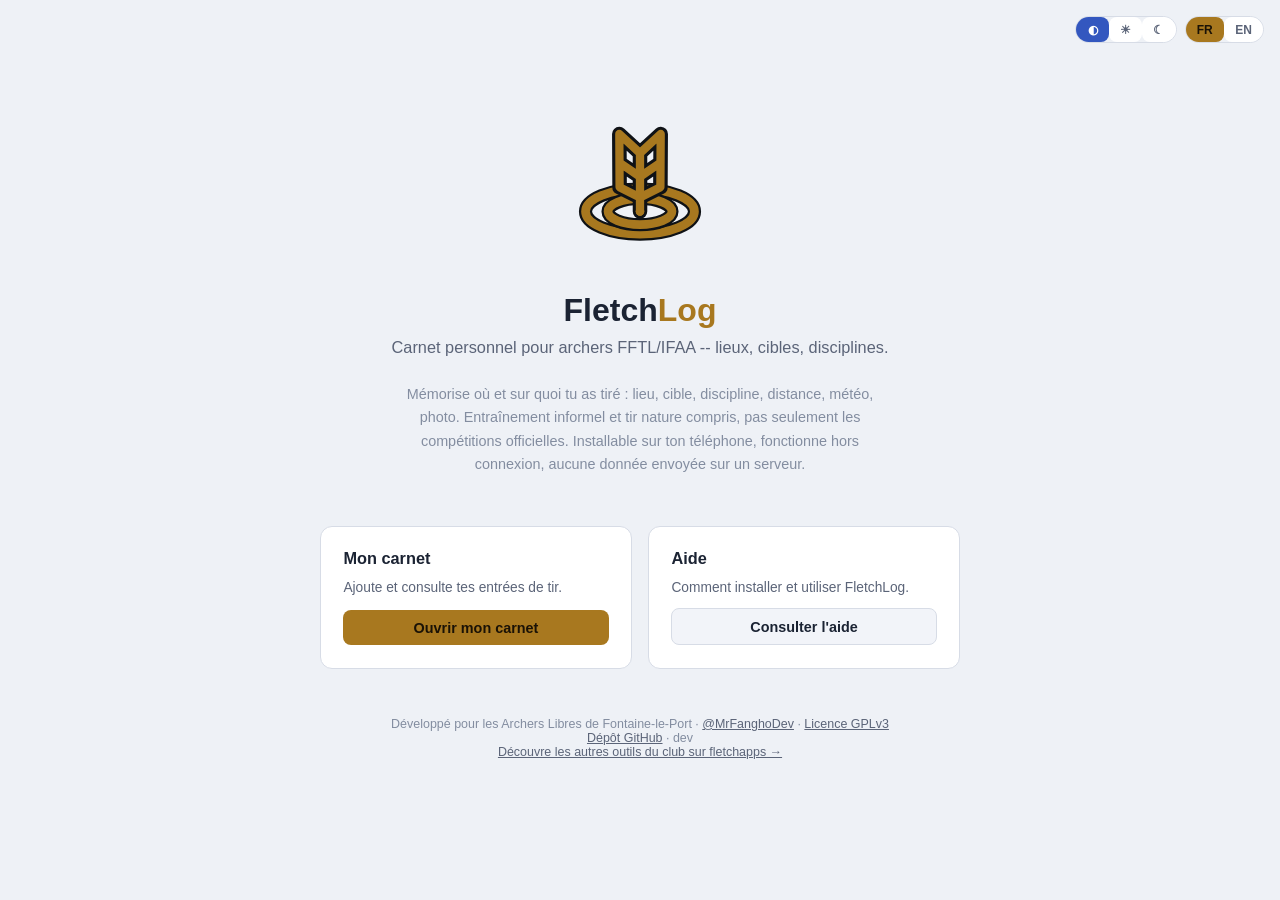
<file: index.html>
<!DOCTYPE html>
<html lang="fr">
<head>
<meta charset="UTF-8">
<meta name="viewport" content="width=device-width, initial-scale=1.0">
<title>FletchLog</title>
<link rel="icon" href="icon.svg" type="image/svg+xml">
<link rel="manifest" href="manifest.json">
<meta name="theme-color" content="#0f1216">
<!-- Safari ne lit pas manifest.json pour "Ajouter à l'écran d'accueil"
     (issue #18) -- sans ces balises, icône = capture d'écran de la
     page, et l'appli se rouvre dans Safari plutôt qu'en standalone.
     black-translucent cohérent avec le thème sombre et les
     env(safe-area-inset-*) déjà utilisés partout dans le CSS. -->
<link rel="apple-touch-icon" href="icon-192.png">
<meta name="apple-mobile-web-app-capable" content="yes">
<meta name="apple-mobile-web-app-status-bar-style" content="black-translucent">
<meta name="apple-mobile-web-app-title" content="FletchLog">
<link rel="stylesheet" href="theme.css">
<style>
  /* Page d'accueil (issue #8) -- construite sur theme.css, comme
     fletchapps/index.html et fletchtime/web/index.html. */
  body { display: flex; flex-direction: column; align-items: center; padding: 5.5rem 1.25rem 2rem; min-height: 100vh; box-sizing: border-box; }
  .hero { display: flex; flex-direction: column; align-items: center; text-align: center; max-width: 560px; }
  .hero svg.mark { height: 186px; width: 186px; margin-bottom: 1.1rem; }
  .hero h1 { display: block; font-size: 2rem; margin: 0 0 0.4rem; }
  .hero h1 .log { color: var(--gold); }
  .hero .tagline { color: var(--text-muted); font-size: 1.02rem; margin: 0 0 0.6rem; line-height: 1.5; }
  .hero .blurb { color: var(--text-faint); font-size: 0.9rem; line-height: 1.6; max-width: 480px; }

  .cards { display: grid; gap: 1rem; width: 100%; max-width: 640px; margin-top: 2.25rem; grid-template-columns: 1fr; }
  @media (min-width: 560px) { .cards { grid-template-columns: repeat(2, 1fr); } }
  .card {
    background: var(--surface); border: 1px solid var(--border); border-radius: 12px;
    padding: 1.4rem; display: flex; flex-direction: column; gap: 0.6rem;
  }
  .card h2 { font-size: 1.02rem; margin: 0; }
  .card p { color: var(--text-muted); font-size: 0.86rem; line-height: 1.5; margin: 0; flex-grow: 1; }
  .card a.button {
    font-family: var(--font-ui); font-size: 0.9rem; font-weight: 600;
    padding: 0.6rem 1rem; border-radius: 8px; border: none; cursor: pointer;
    color: #1a1206; background: var(--gold); text-decoration: none; text-align: center;
  }
  .card.help a.button { background: var(--surface-2); color: var(--text); border: 1px solid var(--border); }

  /* Statistiques du carnet (retour utilisateur, 2026-08-26) -- lues
     depuis IndexedDB au chargement, masquées tant qu'aucune entrée
     n'existe (rien de significatif à montrer). Un <div>, pas un <p> --
     .card p a flex-grow:1 (pensé pour la description au-dessus),
     s'appliquerait ici aussi et se disputerait l'espace vertical avec
     elle plutôt que de garder sa taille naturelle. */
  .card-stats { font-size: 0.78rem; color: var(--text-faint); line-height: 1.5; }
  .card-stats[hidden] { display: none; }

  footer { margin-top: 3rem; color: var(--text-faint); font-size: 0.78rem; text-align: center; }
  footer a { color: var(--text-muted); }
</style>
</head>
<body>

  <div class="top-controls">
    <div class="theme-toggle">
      <button class="theme-btn" data-theme="system" onclick="setTheme('system')" data-i18n-aria-label="themeSystemLabel" aria-label="Thème système">◐</button>
      <button class="theme-btn" data-theme="light" onclick="setTheme('light')" data-i18n-aria-label="themeLightLabel" aria-label="Thème clair">☀</button>
      <button class="theme-btn" data-theme="dark" onclick="setTheme('dark')" data-i18n-aria-label="themeDarkLabel" aria-label="Thème sombre">☾</button>
    </div>
    <div class="lang-toggle">
      <button class="lang-btn" id="lang-fr-btn" onclick="setLanguage('fr')">FR</button>
      <button class="lang-btn" id="lang-en-btn" onclick="setLanguage('en')">EN</button>
    </div>
  </div>

  <div class="hero">
    <svg class="mark" viewBox="0 0 24 24">
      <ellipse cx="12" cy="15.94" rx="7.03" ry="2.91" fill="none" stroke="#0f1216" stroke-width="1.7"/>
      <ellipse cx="12" cy="15.94" rx="7.03" ry="2.91" fill="none" stroke="var(--gold)" stroke-width="1.125"/>
      <ellipse cx="12" cy="15.94" rx="4.125" ry="1.6875" fill="none" stroke="#0f1216" stroke-width="1.7"/>
      <ellipse cx="12" cy="15.94" rx="4.125" ry="1.6875" fill="none" stroke="var(--gold)" stroke-width="1.125"/>
      <g transform="translate(12,10.94) scale(0.268) translate(-44.843,-39.079)">
        <path stroke-width="7" stroke-linecap="round" stroke-linejoin="round" fill="none" stroke="#0f1216"
          d="M 62.853 39.187 L 34.723 39.187 L 25.508 29.226 L 51.190 29.365 L 56.032 39.187 L 51.190 49.009 L 25.508 49.148 L 34.723 39.187 M 39.680 29.831 L 46.066 39.187 L 39.680 48.543"
          style="transform-box: fill-box; transform-origin: 50% 50%;" transform="matrix(0, 1, -1, 0, 0.662491, -0.108498)"/>
        <path stroke-width="4" stroke-linecap="round" stroke-linejoin="round" fill="none" stroke="var(--gold)"
          d="M 62.853 39.187 L 34.723 39.187 L 25.508 29.226 L 51.190 29.365 L 56.032 39.187 L 51.190 49.009 L 25.508 49.148 L 34.723 39.187 M 39.680 29.831 L 46.066 39.187 L 39.680 48.543"
          style="transform-box: fill-box; transform-origin: 50% 50%;" transform="matrix(0, 1, -1, 0, 0.662491, -0.108498)"/>
      </g>
      <circle cx="12" cy="15.94" r="0.5625" fill="var(--gold)"/>
    </svg>
    <h1>Fletch<span class="log">Log</span></h1>
    <p class="tagline" data-i18n="homeTagline">Carnet personnel pour archers FFTL/IFAA -- lieux, cibles, disciplines.</p>
    <p class="blurb" data-i18n="homeBlurb">Mémorise où et sur quoi tu as tiré : lieu, cible, discipline, distance, météo, photo. Entraînement informel et tir nature compris, pas seulement les compétitions officielles. Installable sur ton téléphone, fonctionne hors connexion, aucune donnée envoyée sur un serveur.</p>
  </div>

  <div class="cards">
    <article class="card app">
      <h2 data-i18n="homeAppTitle">Ouvrir FletchLog</h2>
      <p data-i18n="homeAppDesc">Le carnet lui-même -- installe-le sur ton téléphone pour un accès hors ligne.</p>
      <div class="card-stats" id="card-stats" hidden></div>
      <a class="button" href="app.html" data-i18n="homeAppButton">Ouvrir l'appli</a>
    </article>
    <article class="card help">
      <h2 data-i18n="homeHelpTitle">Aide</h2>
      <p data-i18n="homeHelpDesc">Comment installer et utiliser FletchLog.</p>
      <a class="button" href="aide.html" data-i18n="homeHelpButton">Consulter l'aide</a>
    </article>
  </div>

  <footer>
    <span data-i18n="siteFooterCredit">Développé pour les Archers Libres de Fontaine-le-Port ·</span>
    <a href="https://github.com/MrFanghoDev" target="_blank" rel="noopener">@MrFanghoDev</a>
    · <a href="https://github.com/MrFanghoDev/fletchlog/blob/master/LICENSE" data-i18n="siteFooterLicense" target="_blank" rel="noopener">Licence GPLv3</a>
    <br>
    <a href="https://github.com/MrFanghoDev/fletchlog" data-i18n="homeFooterDevLink">Dépôt GitHub</a>
    · <span id="footer-version"></span>
    <br>
    <a href="https://mrfanghodev.github.io/fletchapps/" target="_blank" rel="noopener" data-i18n="siteFooterFletchapps">Découvre les autres outils du club sur fletchapps →</a>
  </footer>

<script src="i18n.js"></script>
<script src="theme.js"></script>
<script src="sw-register.js"></script>
<script src="version.js"></script>
<script src="storage.js"></script>
<script>
  let currentLanguage = localStorage.getItem("fletchlog_lang") || "fr";

  function applyTranslations() {
    document.querySelectorAll("[data-i18n]").forEach((el) => {
      el.textContent = t(currentLanguage, el.getAttribute("data-i18n"));
    });
    document.querySelectorAll("[data-i18n-aria-label]").forEach((el) => {
      el.setAttribute("aria-label", t(currentLanguage, el.getAttribute("data-i18n-aria-label")));
    });
    document.getElementById("lang-fr-btn").classList.toggle("active", currentLanguage === "fr");
    document.getElementById("lang-en-btn").classList.toggle("active", currentLanguage === "en");
    document.documentElement.lang = currentLanguage;
  }

  function setLanguage(lang) {
    currentLanguage = lang;
    localStorage.setItem("fletchlog_lang", lang);
    applyTranslations();
    afficherStatistiquesCarnet();
  }

  // Statistiques de la carte "Ouvrir FletchLog" (retour utilisateur,
  // 2026-08-26) -- lues depuis IndexedDB à chaque chargement (aucun
  // état à maintenir, storage.js chargé pour la première fois sur
  // cette page). Masquées tant qu'aucune entrée n'existe -- rien de
  // significatif à montrer à un premier lancement.
  function formaterTailleStockage(octets) {
    const unites = currentLanguage === "en" ? ["B", "KB", "MB", "GB"] : ["o", "Ko", "Mo", "Go"];
    let valeur = octets;
    let i = 0;
    while (valeur >= 1024 && i < unites.length - 1) {
      valeur /= 1024;
      i++;
    }
    return `${valeur.toFixed(i === 0 ? 0 : 1)} ${unites[i]}`;
  }

  function formaterDateExport(iso) {
    const d = new Date(iso);
    if (Number.isNaN(d.getTime())) return null;
    const locale = currentLanguage === "en" ? "en-GB" : "fr-FR";
    return d.toLocaleDateString(locale, { day: "numeric", month: "short", year: "numeric" });
  }

  function afficherStatistiquesCarnet() {
    listerEntrees().then((entrees) => {
      const conteneur = document.getElementById("card-stats");
      if (entrees.length === 0) {
        conteneur.hidden = true;
        return;
      }

      const lieuxDistincts = new Set(entrees.map((e) => e.lieu)).size;
      const texteEntrees = tf(currentLanguage, entrees.length === 1 ? "souvenirSortieSing" : "souvenirSortiePlur", { n: entrees.length });
      const texteLieux = tf(currentLanguage, lieuxDistincts === 1 ? "homeStatLieuSing" : "homeStatLieuPlur", { n: lieuxDistincts });
      const lignes = [`${texteEntrees} · ${texteLieux}`];

      const meta = [];
      const dernierExport = localStorage.getItem("fletchlog_dernier_export");
      const dateFormatee = dernierExport ? formaterDateExport(dernierExport) : null;
      if (dateFormatee) meta.push(tf(currentLanguage, "homeStatDernierExport", { date: dateFormatee }));

      // navigator.storage.estimate() -- stockage total utilisé par
      // FletchLog sur cet appareil (entrées + photos, mais aussi le
      // cache applicatif et les tuiles de carte déjà consultées), pas
      // seulement le poids des photos -- présenté comme tel plutôt que
      // de laisser croire à une mesure plus précise qu'elle ne l'est.
      const promesseTaille =
        navigator.storage && navigator.storage.estimate ? navigator.storage.estimate().then((r) => r.usage) : Promise.resolve(null);

      promesseTaille
        .catch(() => null)
        .then((usage) => {
          if (usage != null) meta.push(tf(currentLanguage, "homeStatTaille", { taille: formaterTailleStockage(usage) }));
          if (meta.length) lignes.push(meta.join(" · "));
          conteneur.innerHTML = lignes.join("<br>");
          conteneur.hidden = false;
        });
    });
  }

  applyTranslations();
  afficherStatistiquesCarnet();
  document.getElementById("footer-version").textContent = FLETCHLOG_VERSION;
</script>
</body>
</html>
</file>
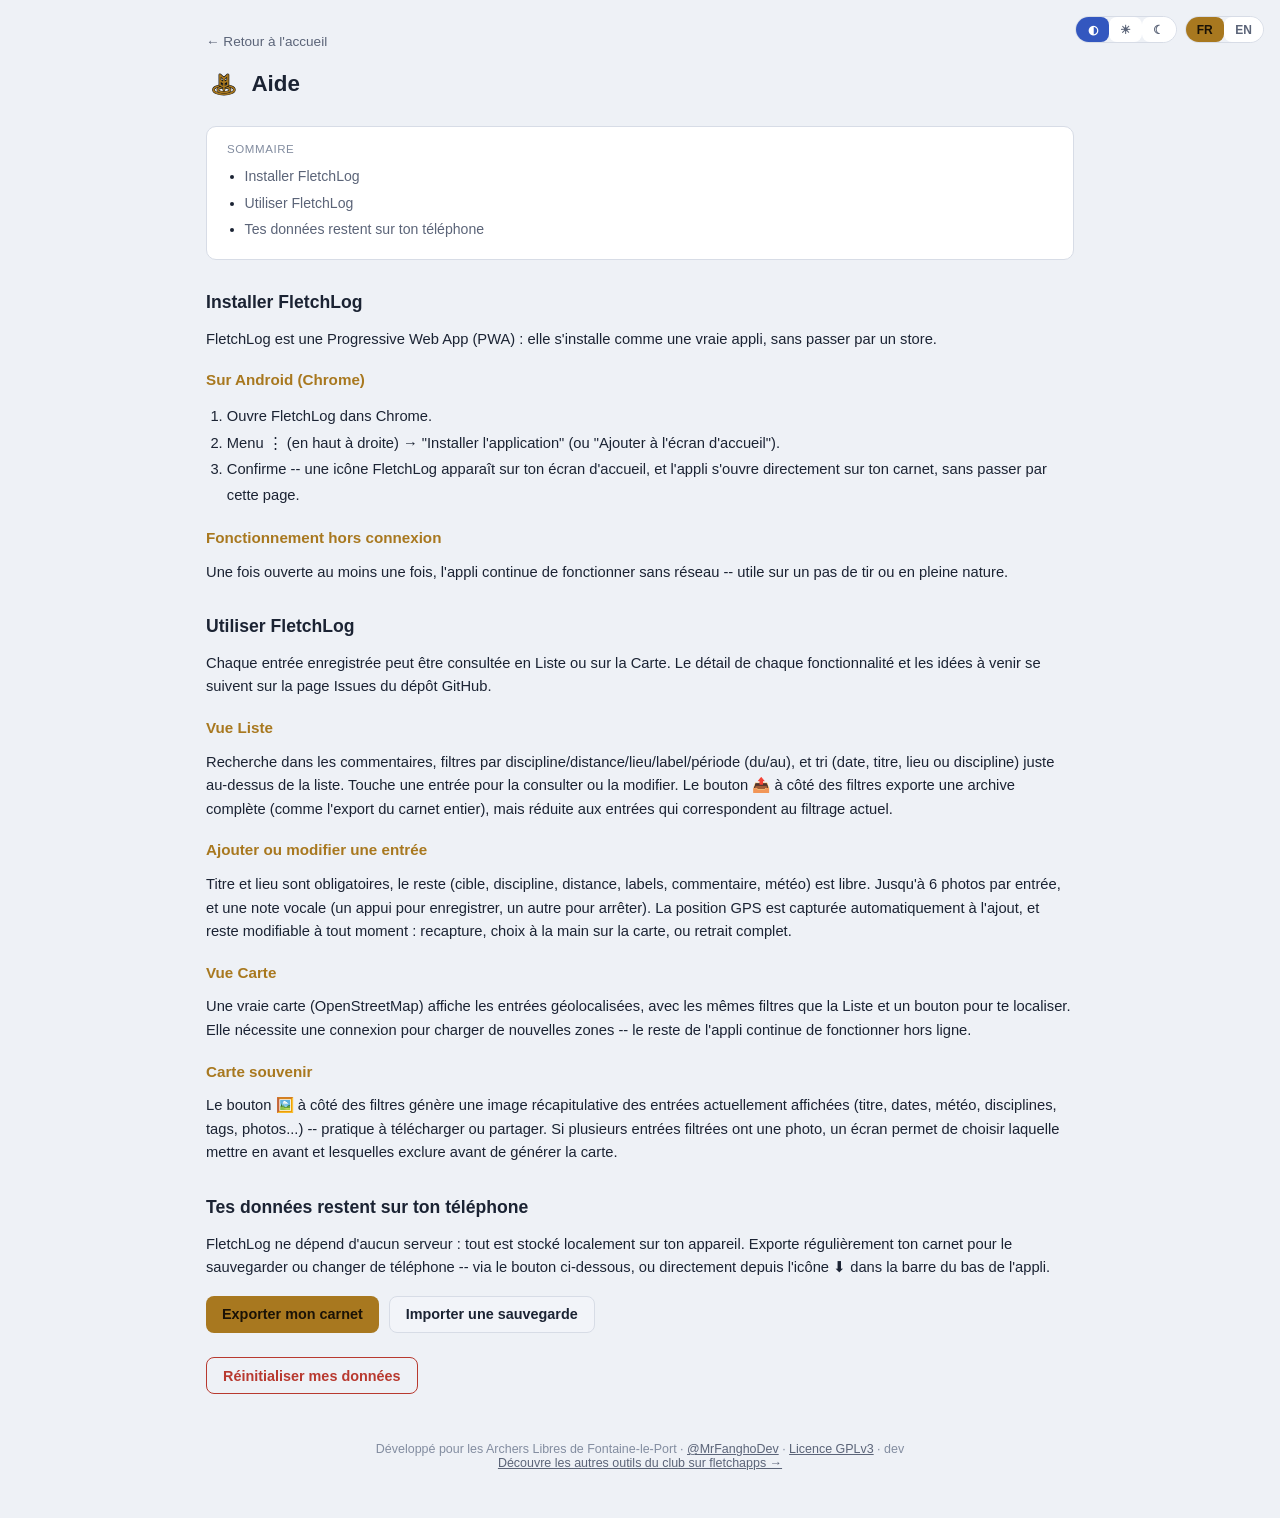
<file: aide.html>
<!DOCTYPE html>
<html lang="fr">
<head>
<meta charset="UTF-8">
<meta name="viewport" content="width=device-width, initial-scale=1.0">
<title>FletchLog</title>
<link rel="icon" href="icon.svg" type="image/svg+xml">
<link rel="manifest" href="manifest.json">
<meta name="theme-color" content="#0f1216">
<!-- Safari ne lit pas manifest.json pour "Ajouter à l'écran d'accueil"
     (issue #18) -- voir index.html pour le détail complet. -->
<link rel="apple-touch-icon" href="icon-192.png">
<meta name="apple-mobile-web-app-capable" content="yes">
<meta name="apple-mobile-web-app-status-bar-style" content="black-translucent">
<meta name="apple-mobile-web-app-title" content="FletchLog">
<link rel="stylesheet" href="theme.css">
<style>
  /* Page Aide (issue #8) -- même patron que fletchtime/web/manual.html
     (sommaire, sections numérotées), construit sur theme.css. */
  .titre-lien { display: flex; align-items: center; gap: 0.6rem; text-decoration: none; color: inherit; }

  nav.toc {
    margin-top: 1.5rem; background: var(--surface); border: 1px solid var(--border);
    border-radius: 10px; padding: 1rem 1.25rem;
  }
  nav.toc div { font-size: 0.72rem; text-transform: uppercase; letter-spacing: 0.05em; color: var(--text-faint); margin-bottom: 0.5rem; }
  nav.toc ul { margin: 0; padding-left: 1.1rem; font-size: 0.88rem; line-height: 1.9; }
  nav.toc a { color: var(--text-muted); text-decoration: none; }
  nav.toc a:hover { color: var(--gold); }

  article.aide-section { margin-top: 2rem; }
  article.aide-section h2 { font-size: 1.1rem; margin-bottom: 0.5rem; }
  article.aide-section h3 { font-size: 0.95rem; margin: 1.25rem 0 0.4rem; color: var(--gold); }
  article.aide-section p { line-height: 1.6; font-size: 0.92rem; color: var(--text); }

  .sauvegarde-actions { display: flex; gap: 10px; flex-wrap: wrap; margin-top: 1rem; }
  .bouton-secondaire {
    font-family: var(--font-ui); font-size: 0.9rem; font-weight: 600; cursor: pointer;
    padding: 0.6rem 1rem; border-radius: 8px; background: var(--surface-2); color: var(--text);
    border: 1px solid var(--border);
  }
  .sauvegarde-statut { font-size: 0.85rem; color: var(--text-muted); margin-top: 0.6rem; }
  .sauvegarde-statut.erreur { color: var(--red); }
  article.aide-section ol { line-height: 1.8; font-size: 0.92rem; padding-left: 1.3rem; }

  /* Réinitialisation des données (retour utilisateur, 2026-08-26 --
     même fonctionnalité que FletchGames). Séparée visuellement des
     actions d'export/import (marge au-dessus) -- action destructrice,
     ne doit pas se fondre avec les actions de routine juste au-dessus. */
  .bouton-danger {
    font-family: var(--font-ui); font-size: 0.9rem; font-weight: 600; cursor: pointer;
    padding: 0.6rem 1rem; border-radius: 8px; background: transparent; color: var(--red);
    border: 1px solid var(--red);
  }
  .reinitialiser-actions { margin-top: 1.5rem; }

  /* Confirmation maison (pas window.confirm() -- son titre affiche
     l'origine brute plutôt que "FletchLog", même principe déjà retenu
     côté FletchGames). */
  .confirm-overlay { position: fixed; inset: 0; background: rgba(0, 0, 0, 0.5); z-index: 30; display: flex; align-items: center; justify-content: center; padding: 20px; }
  .confirm-overlay[hidden] { display: none; }
  .confirm-box { background: var(--surface); border: 1px solid var(--border); border-radius: 14px; padding: 20px; max-width: 340px; width: 100%; display: flex; flex-direction: column; gap: 16px; }
  .confirm-box p { margin: 0; font-size: 14px; color: var(--text); line-height: 1.5; }
  .confirm-actions { display: flex; gap: 10px; }
  .confirm-actions button { flex: 1; }

  footer { margin-top: 3rem; color: var(--text-faint); font-size: 0.78rem; text-align: center; }
  footer a { color: var(--text-muted); }
</style>
</head>
<body>

  <div class="top-controls">
    <div class="theme-toggle">
      <button class="theme-btn" data-theme="system" onclick="setTheme('system')" data-i18n-aria-label="themeSystemLabel" aria-label="Thème système">◐</button>
      <button class="theme-btn" data-theme="light" onclick="setTheme('light')" data-i18n-aria-label="themeLightLabel" aria-label="Thème clair">☀</button>
      <button class="theme-btn" data-theme="dark" onclick="setTheme('dark')" data-i18n-aria-label="themeDarkLabel" aria-label="Thème sombre">☾</button>
    </div>
    <div class="lang-toggle">
      <button class="lang-btn" id="lang-fr-btn" onclick="setLanguage('fr')">FR</button>
      <button class="lang-btn" id="lang-en-btn" onclick="setLanguage('en')">EN</button>
    </div>
  </div>

  <div class="page">
    <a class="back" href="index.html" data-i18n="aideBack">← Retour à l'accueil</a>
    <h1>
      <a class="titre-lien" href="index.html">
        <svg width="1.6em" height="1.6em" viewBox="0 0 24 24"><ellipse cx="12" cy="15.94" rx="7.03" ry="2.91" fill="none" stroke="#0f1216" stroke-width="1.7"/><ellipse cx="12" cy="15.94" rx="7.03" ry="2.91" fill="none" stroke="var(--gold)" stroke-width="1.125"/><ellipse cx="12" cy="15.94" rx="4.125" ry="1.6875" fill="none" stroke="#0f1216" stroke-width="1.7"/><ellipse cx="12" cy="15.94" rx="4.125" ry="1.6875" fill="none" stroke="var(--gold)" stroke-width="1.125"/><g transform="translate(12,10.94) scale(0.268) translate(-44.843,-39.079)"><path stroke-width="7" stroke-linecap="round" stroke-linejoin="round" fill="none" stroke="#0f1216" d="M 62.853 39.187 L 34.723 39.187 L 25.508 29.226 L 51.190 29.365 L 56.032 39.187 L 51.190 49.009 L 25.508 49.148 L 34.723 39.187 M 39.680 29.831 L 46.066 39.187 L 39.680 48.543" style="transform-box: fill-box; transform-origin: 50% 50%;" transform="matrix(0, 1, -1, 0, 0.662491, -0.108498)"/><path stroke-width="4" stroke-linecap="round" stroke-linejoin="round" fill="none" stroke="var(--gold)" d="M 62.853 39.187 L 34.723 39.187 L 25.508 29.226 L 51.190 29.365 L 56.032 39.187 L 51.190 49.009 L 25.508 49.148 L 34.723 39.187 M 39.680 29.831 L 46.066 39.187 L 39.680 48.543" style="transform-box: fill-box; transform-origin: 50% 50%;" transform="matrix(0, 1, -1, 0, 0.662491, -0.108498)"/></g><circle cx="12" cy="15.94" r="0.5625" fill="var(--gold)"/></svg>
        <span data-i18n="aideTitle">Aide</span>
      </a>
    </h1>

    <nav class="toc">
      <div data-i18n="aideTocLabel">Sommaire</div>
      <ul>
        <li><a href="#s1" data-i18n="aideS1Title">Installer FletchLog</a></li>
        <li><a href="#s2" data-i18n="aideS2Title">Utiliser FletchLog</a></li>
        <li><a href="#s3" data-i18n="aideS3Title">Tes données restent sur ton téléphone</a></li>
      </ul>
    </nav>

    <article class="aide-section" id="s1">
      <h2 data-i18n="aideS1Title">Installer FletchLog</h2>
      <p data-i18n="aideS1Text">FletchLog est une Progressive Web App (PWA) : elle s'installe comme une vraie appli, sans passer par un store.</p>

      <h3 data-i18n="aideS1AndroidTitle">Sur Android (Chrome)</h3>
      <ol>
        <li data-i18n="aideS1AndroidLi1">Ouvre FletchLog dans Chrome.</li>
        <li data-i18n="aideS1AndroidLi2">Menu ⋮ (en haut à droite) → "Installer l'application" (ou "Ajouter à l'écran d'accueil").</li>
        <li data-i18n="aideS1AndroidLi3">Confirme -- une icône FletchLog apparaît sur ton écran d'accueil, et l'appli s'ouvre directement sur ton carnet, sans passer par cette page.</li>
      </ol>

      <h3 data-i18n="aideS1OfflineTitle">Fonctionnement hors connexion</h3>
      <p data-i18n="aideS1OfflineText">Une fois ouverte au moins une fois, l'appli continue de fonctionner sans réseau -- utile sur un pas de tir ou en pleine nature.</p>
    </article>

    <article class="aide-section" id="s2">
      <h2 data-i18n="aideS2Title">Utiliser FletchLog</h2>
      <p data-i18n="aideS2Text">Chaque entrée enregistrée peut être consultée en Liste ou sur la Carte. Le détail de chaque fonctionnalité et les idées à venir se suivent sur la page Issues du dépôt GitHub.</p>

      <h3 data-i18n="aideS2ListeTitle">Vue Liste</h3>
      <p data-i18n="aideS2ListeText">Recherche dans les commentaires, filtres par discipline/distance/lieu/label/période (du/au), et tri (date, titre, lieu ou discipline) juste au-dessus de la liste. Touche une entrée pour la consulter ou la modifier.</p>

      <h3 data-i18n="aideS2AjoutTitle">Ajouter ou modifier une entrée</h3>
      <p data-i18n="aideS2AjoutText">Titre et lieu sont obligatoires, le reste (cible, discipline, distance, labels, commentaire, météo) est libre. Jusqu'à 6 photos par entrée. La position GPS est capturée automatiquement à l'ajout, et reste modifiable à tout moment : recapture, choix à la main sur la carte, ou retrait complet.</p>

      <h3 data-i18n="aideS2CarteTitle">Vue Carte</h3>
      <p data-i18n="aideS2CarteText">Une vraie carte (OpenStreetMap) affiche les entrées géolocalisées, avec les mêmes filtres que la Liste et un bouton pour te localiser. Elle nécessite une connexion pour charger de nouvelles zones -- le reste de l'appli continue de fonctionner hors ligne.</p>

      <h3 data-i18n="aideS2SouvenirTitle">Carte souvenir</h3>
      <p data-i18n="aideS2SouvenirText">Le bouton 🖼️ à côté des filtres génère une image récapitulative des entrées actuellement affichées (titre, dates, météo, disciplines, tags, photos...) -- pratique à télécharger ou partager. Si plusieurs entrées filtrées ont une photo, un écran permet de choisir laquelle mettre en avant et lesquelles exclure avant de générer la carte.</p>
    </article>

    <article class="aide-section" id="s3">
      <h2 data-i18n="aideS3Title">Tes données restent sur ton téléphone</h2>
      <p data-i18n="aideS3Text">FletchLog ne dépend d'aucun serveur : tout est stocké localement sur ton appareil. Exporte régulièrement ton carnet pour le sauvegarder ou changer de téléphone -- via le bouton ci-dessous, ou directement depuis l'icône ⬇ dans la barre du bas de l'appli.</p>
      <div class="sauvegarde-actions">
        <button type="button" class="btn-primary" id="bouton-export" data-i18n="exportBouton">Exporter mon carnet</button>
        <label class="bouton-secondaire" for="champ-import" data-i18n="importBouton">Importer une sauvegarde</label>
        <input type="file" id="champ-import" accept=".zip,application/zip" hidden>
      </div>
      <p class="sauvegarde-statut" id="sauvegarde-statut" hidden></p>
      <div class="reinitialiser-actions">
        <button type="button" class="bouton-danger" id="bouton-reinitialiser" data-i18n="reinitialiserBouton">Réinitialiser mes données</button>
      </div>
    </article>

    <footer>
      <span data-i18n="siteFooterCredit">Développé pour les Archers Libres de Fontaine-le-Port ·</span>
      <a href="https://github.com/MrFanghoDev" target="_blank" rel="noopener">@MrFanghoDev</a>
      · <a href="https://github.com/MrFanghoDev/fletchlog/blob/master/LICENSE" data-i18n="siteFooterLicense" target="_blank" rel="noopener">Licence GPLv3</a>
      · <span id="footer-version"></span>
      <br>
      <a href="https://mrfanghodev.github.io/fletchapps/" target="_blank" rel="noopener" data-i18n="siteFooterFletchapps">Découvre les autres outils du club sur fletchapps →</a>
    </footer>
  </div>

  <div class="confirm-overlay" id="confirm-overlay" hidden>
    <div class="confirm-box">
      <p id="confirm-message" data-i18n="reinitialiserConfirmation">Cette action supprimera définitivement toutes tes entrées et photos de ce téléphone, sans possibilité d'annuler. Pense à exporter ton carnet avant si tu veux le garder. Continuer ?</p>
      <div class="confirm-actions">
        <button type="button" class="bouton-secondaire" id="confirm-annuler" data-i18n="formAnnuler">Annuler</button>
        <button type="button" class="bouton-danger" id="confirm-valider" data-i18n="reinitialiserBouton">Réinitialiser mes données</button>
      </div>
    </div>
  </div>

<script src="i18n.js"></script>
<script src="theme.js"></script>
<script src="sw-register.js"></script>
<script src="version.js"></script>
<script src="jszip.min.js"></script>
<script src="storage.js"></script>
<script src="export-import.js"></script>
<script>
  let currentLanguage = localStorage.getItem("fletchlog_lang") || "fr";

  function applyTranslations() {
    document.querySelectorAll("[data-i18n]").forEach((el) => {
      el.textContent = t(currentLanguage, el.getAttribute("data-i18n"));
    });
    document.querySelectorAll("[data-i18n-aria-label]").forEach((el) => {
      el.setAttribute("aria-label", t(currentLanguage, el.getAttribute("data-i18n-aria-label")));
    });
    document.getElementById("lang-fr-btn").classList.toggle("active", currentLanguage === "fr");
    document.getElementById("lang-en-btn").classList.toggle("active", currentLanguage === "en");
    document.documentElement.lang = currentLanguage;
  }

  function setLanguage(lang) {
    currentLanguage = lang;
    localStorage.setItem("fletchlog_lang", lang);
    applyTranslations();
  }

  applyTranslations();
  document.getElementById("footer-version").textContent = FLETCHLOG_VERSION;

  function afficherStatutSauvegarde(cle, valeurs, estErreur) {
    const statut = document.getElementById("sauvegarde-statut");
    statut.textContent = valeurs ? tf(currentLanguage, cle, valeurs) : t(currentLanguage, cle);
    statut.classList.toggle("erreur", !!estErreur);
    statut.hidden = false;
  }

  document.getElementById("bouton-export").addEventListener("click", () => {
    const bouton = document.getElementById("bouton-export");
    bouton.disabled = true;
    afficherStatutSauvegarde("exportEnCours");
    exporterSauvegarde()
      .then((blob) => livrerExport(blob))
      .then(() => {
        document.getElementById("sauvegarde-statut").hidden = true;
      })
      .catch((erreur) => {
        console.warn("Échec de l'export :", erreur);
        afficherStatutSauvegarde("exportErreur", null, true);
      })
      .finally(() => {
        bouton.disabled = false;
      });
  });

  document.getElementById("champ-import").addEventListener("change", (evenement) => {
    const fichier = evenement.target.files[0];
    if (!fichier) return;
    afficherStatutSauvegarde("importEnCours");
    importerSauvegarde(fichier)
      .then(({ importees, ignorees }) => {
        afficherStatutSauvegarde("importResultat", { n: importees, m: ignorees });
      })
      .catch((erreur) => {
        console.warn("Échec de l'import :", erreur);
        afficherStatutSauvegarde("importErreur", null, true);
      })
      .finally(() => {
        evenement.target.value = "";
      });
  });

  // Réinitialisation des données (retour utilisateur, 2026-08-26 --
  // même fonctionnalité que FletchGames) -- confirmation maison plutôt
  // que window.confirm(), voir le commentaire CSS de .confirm-overlay.
  document.getElementById("bouton-reinitialiser").addEventListener("click", () => {
    document.getElementById("confirm-overlay").hidden = false;
  });
  document.getElementById("confirm-annuler").addEventListener("click", () => {
    document.getElementById("confirm-overlay").hidden = true;
  });
  document.getElementById("confirm-valider").addEventListener("click", () => {
    document.getElementById("confirm-overlay").hidden = true;
    reinitialiserDonnees()
      .then(() => {
        afficherStatutSauvegarde("reinitialiserReussi");
      })
      .catch((erreur) => {
        console.warn("Échec de la réinitialisation :", erreur);
        afficherStatutSauvegarde("reinitialiserErreur", null, true);
      });
  });
</script>
</body>
</html>
</file>
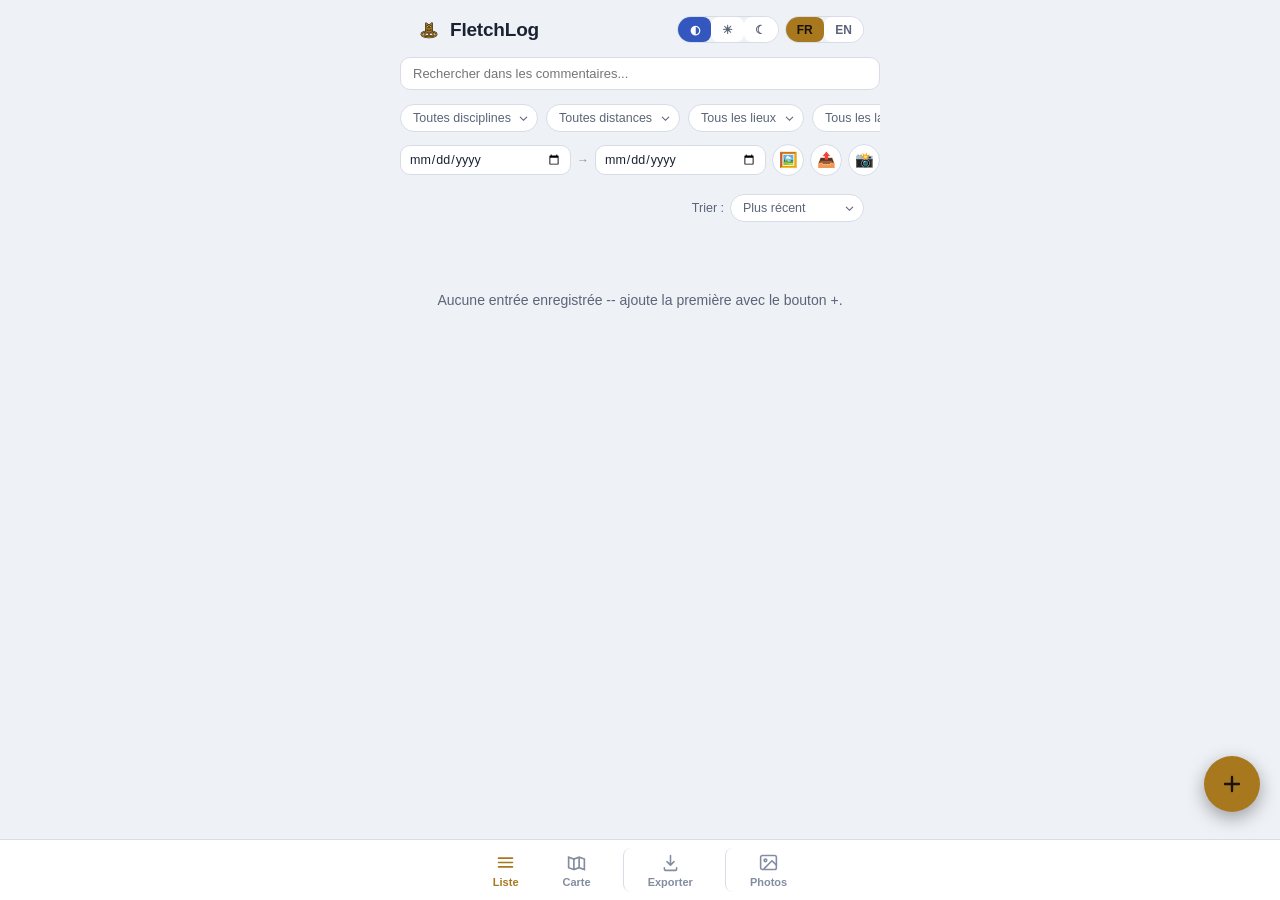
<file: app.html>
<!DOCTYPE html>
<html lang="fr">
<head>
<meta charset="UTF-8">
<meta name="viewport" content="width=device-width, initial-scale=1.0, viewport-fit=cover">
<title>FletchLog</title>
<link rel="icon" href="icon.svg" type="image/svg+xml">
<link rel="manifest" href="manifest.json">
<meta name="theme-color" content="#0f1216">
<!-- Safari ne lit pas manifest.json pour "Ajouter à l'écran d'accueil"
     (issue #18) -- voir index.html pour le détail complet. -->
<link rel="apple-touch-icon" href="icon-192.png">
<meta name="apple-mobile-web-app-capable" content="yes">
<meta name="apple-mobile-web-app-status-bar-style" content="black-translucent">
<meta name="apple-mobile-web-app-title" content="FletchLog">
<script>
  // Doit s'exécuter avant le premier paint, avant même theme.css --
  // sinon on voit un flash du thème par défaut avant bascule (voir
  // theme.js pour la logique de clic, qui pose la même clé localStorage).
  (function () {
    var t = localStorage.getItem("fletchlog_theme");
    if (t === "light" || t === "dark") {
      document.documentElement.setAttribute("data-theme", t);
    }
  })();
</script>
<link rel="stylesheet" href="theme.css">
<link rel="stylesheet" href="leaflet.css">
<!-- Leaflet.markercluster 1.5.3 vendoré (retour utilisateur -- regrouper
     les marqueurs proches sur la vue Carte), même principe que Leaflet
     lui-même : téléchargé depuis unpkg et committé, jamais chargé
     depuis un CDN à l'exécution. -->
<link rel="stylesheet" href="MarkerCluster.css">
<link rel="stylesheet" href="MarkerCluster.Default.css">
<style>
  /* Ossature de l'appli (issue #1) -- header, bascule de vue, nav
     basse, FAB. Les deux vues restent des placeholders : leur contenu
     réel vient de #3 (Liste) et #7 (Carte). */
  .app { max-width: 480px; margin: 0 auto; }

  .top-bar { display: flex; align-items: center; justify-content: space-between; gap: 10px; flex-wrap: wrap; padding: env(safe-area-inset-top, 0) 16px 10px; padding-top: calc(env(safe-area-inset-top, 0px) + 16px); }
  .brand { display: flex; align-items: center; gap: 8px; text-decoration: none; color: inherit; }
  .brand svg { flex-shrink: 0; }
  .brand span { font-size: 19px; font-weight: 700; letter-spacing: -0.2px; }
  .top-bar-controls { display: flex; align-items: center; gap: 6px; }

  main { position: relative; }
  .view { display: none; padding: 8px 16px calc(110px + env(safe-area-inset-bottom, 0px)); }
  .view.active { display: block; }
  .view-placeholder { color: var(--text-muted); font-size: 14px; text-align: center; margin-top: 60px; }
  .view-empty { color: var(--text-muted); font-size: 14px; text-align: center; margin-top: 60px; padding: 0 20px; }

  /* Vue Carte (issue #13) -- vraie carte OpenStreetMap (Leaflet, voir
     leaflet.js/leaflet.css vendorés), plus de fond décoratif ni de
     projection en % (l'ancienne approche stylisée de #7). Carte
     initialisée à la demande (voir initCarte()/actualiserPinsCarte()
     dans app.js) seulement au premier passage sur cette vue -- un
     conteneur caché (display:none tant que .view n'est pas .active) a
     une taille nulle, ce qui casse Leaflet s'il est initialisé dessus. */
  /* height: 65vh puis surchargé en 65dvh -- même piège déjà rencontré
     sur .app (voir CLAUDE.md, correctif du #3) : vh compte parfois la
     hauteur totale de l'écran, bandeau du navigateur inclus, ce qui
     rendait la carte plus haute que l'espace réellement visible et la
     faisait déborder sous la nav basse fixe sur un vrai appareil. dvh
     s'ajuste à l'espace effectivement visible ; vh reste en repli pour
     les navigateurs qui ne connaissent pas dvh. */
  /* isolation: isolate -- Leaflet donne à ses propres contrôles
     (attribution, zoom, notre bouton localiser) un z-index jusqu'à
     1000. Sans isolation, ce z-index n'est pas contenu à la carte : il
     rivalise directement avec le FAB/toast/nav (z-index 15 ou moins)
     ailleurs sur la page, et peut passer devant selon la position à
     l'écran -- constaté avec le FAB masqué par l'angle de la carte. */
  .carte-conteneur { position: relative; isolation: isolate; height: 65vh; height: 65dvh; min-height: 320px; border-radius: 16px; overflow: hidden; background: var(--surface-2); }
  #carte-leaflet { position: absolute; inset: 0; width: 100%; height: 100%; background: var(--surface-2); }

  /* Vue Carte plein cadre (retour utilisateur, 2026-08-21) -- filtres
     flottants par-dessus, carte sans bordure occupant tout l'espace
     entre l'en-tête et la nav basse. Activé via body.vue-carte-plein
     (posé par initNavigation() en même temps que .view.active, jamais
     l'un sans l'autre) plutôt qu'un simple sélecteur CSS sur
     #view-carte.active : évite de dupliquer la logique d'affichage
     déjà portée par .view/.view.active. --barre-haut mesuré en JS
     (hauteur réelle de l'en-tête, safe-area comprise) plutôt que
     deviné en CSS -- voir initNavigation(). */
  body.vue-carte-plein #filtres-barre {
    position: fixed; left: 0; right: 0; top: var(--barre-haut, 0px);
    z-index: 20; max-width: 480px; margin: 0 auto; padding: 10px 16px 4px;
    background: linear-gradient(to bottom, color-mix(in srgb, var(--bg) 75%, transparent), transparent);
  }
  body.vue-carte-plein #view-carte {
    position: fixed; left: 0; right: 0; top: var(--barre-haut, 0px);
    bottom: calc(88px + env(safe-area-inset-bottom, 0px));
    max-width: 480px; margin: 0 auto; padding: 0;
  }
  body.vue-carte-plein .carte-conteneur { position: absolute; inset: 0; height: auto; border-radius: 0; }
  body.vue-carte-plein #carte-vide {
    position: absolute; top: 50%; left: 50%; transform: translate(-50%, -50%); z-index: 5;
    margin: 0; max-width: 80%; background: var(--surface); border: 1px solid var(--border);
    border-radius: 12px; padding: 16px 20px; box-shadow: 0 8px 20px rgba(0,0,0,0.25);
  }
  .leaflet-div-icon { background: none; border: none; }
  .pin-carte { display: flex; align-items: flex-end; justify-content: center; overflow: visible; cursor: pointer; }
  .pin-carte svg { width: 28px; height: 28px; display: block; filter: drop-shadow(0 2px 3px rgba(0,0,0,0.35)); }
  .pin-carte.pin-carte-actif svg { width: 38px; height: 38px; }
  /* Repères des autres entrées sur le picker de position (retour
     utilisateur, 2026-08-26) -- plus petits et atténués que la vue
     Carte principale : ils ne sont là que pour donner du contexte
     spatial, la mire (.picker-pin-centre) reste le seul indicateur de
     la position en cours de saisie. */
  .pin-carte.pin-carte-repere svg { width: 20px; height: 20px; opacity: 0.7; }
  /* Clusters Leaflet.markercluster (retour utilisateur) -- recolorés
     sur la palette de l'appli plutôt que le vert/jaune/orange par
     défaut du plugin (voir MarkerCluster.Default.css). Un seul ton
     or pour les trois paliers de taille (small/medium/large) : à
     l'échelle d'un carnet perso, la distinction de taille par couleur
     n'apporte pas grand-chose, mieux vaut rester cohérent avec le
     reste de l'identité visuelle. */
  .marker-cluster-small, .marker-cluster-medium, .marker-cluster-large {
    background-color: color-mix(in srgb, var(--gold) 35%, transparent);
  }
  .marker-cluster-small div, .marker-cluster-medium div, .marker-cluster-large div {
    background-color: var(--gold);
  }
  .marker-cluster span { color: #1a1206; font-weight: 700; font-family: var(--font-ui, inherit); }
  /* Bouton "me localiser" -- contrôle Leaflet custom (voir ControleLocaliser
     dans app.js), calqué visuellement sur .leaflet-bar natif pour rester
     cohérent avec les boutons de zoom. */
  .carte-bouton-localiser {
    width: 30px; height: 30px; display: flex; align-items: center; justify-content: center;
    background: var(--surface); border: 2px solid rgba(0,0,0,0.2); border-radius: 4px;
    color: var(--text); cursor: pointer; padding: 0;
  }
  .carte-bouton-localiser:hover { background: var(--surface-2); }
  .position-actuelle-pastille {
    width: 14px; height: 14px; border-radius: 50%; background: var(--blue);
    border: 2px solid var(--surface); box-shadow: 0 0 0 5px color-mix(in srgb, var(--blue) 30%, transparent);
  }
  /* position: fixed (pas absolute dans .carte-conteneur) -- même
     raisonnement que le FAB/toast/nav (voir le correctif de layout
     du #3) : indépendant de la hauteur calculée du conteneur carte,
     jamais recouvert par la nav basse fixe. */
  .carte-apercu {
    position: fixed; left: 16px; right: 88px; bottom: calc(88px + env(safe-area-inset-bottom, 0px));
    display: flex; gap: 12px; align-items: center; z-index: 15;
    padding: 12px; border-radius: 14px; background: var(--surface); border: 1px solid var(--border);
    box-shadow: 0 8px 20px rgba(0,0,0,0.3); cursor: pointer; text-align: left; font-family: inherit;
  }
  .carte-apercu[hidden] { display: none; }

  /* Chips de filtre -- <select> natif stylé en pilule plutôt qu'un
     menu déroulant construit à la main (positionnement, clic-dehors,
     navigation clavier) : moins de code, et le picker natif Android
     est déjà une bonne expérience mobile. */
  .recherche-commentaire { margin: 4px 0 10px; }
  .recherche-commentaire input { width: 100%; font-family: var(--font-ui); font-size: 13px; padding: 8px 12px; border-radius: 10px; border: 1px solid var(--border); background: var(--surface); color: var(--text); }
  .recherche-commentaire input:focus { outline: 2px solid var(--gold); outline-offset: 1px; }

  .chip-row { display: flex; gap: 8px; overflow-x: auto; padding: 4px 0 12px; scrollbar-width: none; }
  .chip-row::-webkit-scrollbar { display: none; }
  select.chip-select {
    appearance: none; -webkit-appearance: none; font-family: var(--font-ui);
    font-size: 12.5px; padding: 6px 26px 6px 12px; border-radius: 999px;
    border: 1px solid var(--border); background: var(--surface) url('data:image/svg+xml;utf8,<svg xmlns="http://www.w3.org/2000/svg" viewBox="0 0 24 24" fill="none" stroke="%235c6579" stroke-width="2.4" stroke-linecap="round"><path d="M5 9l7 7 7-7"/></svg>') no-repeat right 8px center / 11px 11px;
    color: var(--text-muted); white-space: nowrap; flex-shrink: 0; cursor: pointer;
  }
  select.chip-select.active { border-color: var(--gold); background-color: var(--gold-dim); color: var(--gold); font-weight: 600; }

  /* Période (retour utilisateur -- filtrer par date, notamment pour la
     carte souvenir) -- deux <input type=date> natifs plutôt qu'un vrai
     sélecteur de plage : le picker natif Android est déjà une bonne
     expérience mobile (même raisonnement que les chip-select ci-dessus). */
  .periode-filtre { display: flex; align-items: center; gap: 6px; padding: 0 0 10px; }
  .periode-filtre input[type=date] {
    flex: 1; min-width: 0; font-family: var(--font-ui); font-size: 12.5px;
    padding: 6px 8px; border-radius: 10px; border: 1px solid var(--border);
    background: var(--surface); color: var(--text-muted);
  }
  .periode-filtre input[type=date]:valid { color: var(--text); }
  .periode-separateur { color: var(--text-faint); font-size: 12px; flex-shrink: 0; }
  .bouton-souvenir {
    flex-shrink: 0; width: 32px; height: 32px; padding: 0; border-radius: 50%;
    border: 1px solid var(--border); background: var(--surface); font-size: 15px;
    display: flex; align-items: center; justify-content: center; cursor: pointer;
  }
  .bouton-souvenir:active { border-color: var(--gold); }

  /* Tri de la vue Liste (issue #17) -- propre à cette vue seule (le
     tri n'a pas de sens sur la vue Carte), donc en dehors du chip-row
     partagé entre les deux vues. */
  .tri-liste-ligne { display: flex; align-items: center; justify-content: flex-end; gap: 6px; margin: 0 0 10px; }
  .tri-liste-ligne label { font-size: 12.5px; color: var(--text-muted); }

  .card-list { display: flex; flex-direction: column; gap: 10px; }
  /* En-tête de groupe (retour utilisateur) -- calée sur le critère de
     tri, voir cleGroupeListe() dans app.js. margin-top plutôt que
     padding sur le premier : le gap du flex parent espace déjà chaque
     enfant de 10px, un padding en plus doublerait l'espacement avant
     le tout premier groupe. */
  .liste-groupe-entete {
    font-size: 12px; font-weight: 700; text-transform: uppercase; letter-spacing: 0.04em;
    color: var(--text-faint); margin-top: 6px;
  }
  .liste-groupe-entete:first-child { margin-top: 0; }
  .carte-entree { display: flex; gap: 12px; align-items: center; padding: 12px; border-radius: 14px; background: var(--surface); border: 1px solid var(--border); cursor: pointer; text-align: left; width: 100%; font-family: inherit; }
  .carte-vignette { position: relative; width: 58px; height: 58px; border-radius: 10px; background: var(--surface-2); display: flex; align-items: center; justify-content: center; flex-shrink: 0; }
  .vignette-badge { position: absolute; bottom: -3px; right: -3px; background: var(--gold); color: #1a1206; font-size: 10px; font-weight: 700; padding: 1px 5px; border-radius: 999px; border: 2px solid var(--surface); line-height: 1.3; }
  .carte-texte { flex: 1; min-width: 0; display: flex; flex-direction: column; gap: 4px; }
  .carte-titre { display: flex; align-items: center; gap: 5px; }
  .carte-titre span { font-size: 14.5px; font-weight: 600; white-space: nowrap; overflow: hidden; text-overflow: ellipsis; color: var(--text); }
  .carte-lieu { display: flex; align-items: center; gap: 5px; }
  .carte-lieu span { font-size: 12.5px; color: var(--text-muted); white-space: nowrap; overflow: hidden; text-overflow: ellipsis; }
  .carte-meta { display: flex; align-items: center; gap: 6px; flex-wrap: wrap; }
  .badge-discipline { font-size: 11px; font-weight: 600; padding: 2px 7px; border-radius: 999px; background: var(--gold-dim); color: var(--gold); white-space: nowrap; }
  .carte-sous { font-size: 12px; color: var(--text-muted); }
  .carte-labels { display: flex; align-items: center; gap: 5px; flex-wrap: wrap; }
  .badge-label { font-size: 10.5px; padding: 2px 7px; border-radius: 999px; background: var(--surface-2); border: 1px solid var(--border); color: var(--text-muted); white-space: nowrap; }
  .carte-meteo { display: flex; align-items: center; gap: 4px; font-size: 12px; color: var(--text-muted); }
  .carte-commentaire { font-size: 12px; color: var(--text-faint); white-space: nowrap; overflow: hidden; text-overflow: ellipsis; }
  .carte-chevron { flex-shrink: 0; }

  .fab { position: fixed; right: 20px; bottom: calc(88px + env(safe-area-inset-bottom, 0px)); width: 56px; height: 56px; border-radius: 50%; background: var(--gold); border: none; display: flex; align-items: center; justify-content: center; box-shadow: 0 6px 18px rgba(0,0,0,0.35); color: #1a1206; cursor: pointer; z-index: 15; }
  .fab svg { display: block; }

  /* Détail de sortie -- vue de consultation dédiée (retour utilisateur :
     mode non éditable par défaut), ouverte au tap d'une carte Liste ou
     de l'aperçu Carte (plus le formulaire d'édition directement comme
     avant). "Modifier" ouvre le formulaire classique par-dessus, cet
     écran se ferme d'abord -- jamais les deux affichés en même temps,
     même z-index que .modal-overlay (ci-dessous). */
  .detail-overlay { position: fixed; inset: 0; background: var(--bg); z-index: 20; display: flex; flex-direction: column; overflow-y: auto; }
  .detail-overlay[hidden] { display: none; }
  .detail-header { position: sticky; top: 0; display: flex; justify-content: space-between; padding: calc(env(safe-area-inset-top, 0px) + 14px) 16px 0; background: var(--bg); }
  .detail-fermer {
    width: 34px; height: 34px; border-radius: 50%; background: var(--surface-2); color: var(--text);
    border: none; font-size: 1.1rem; display: flex; align-items: center; justify-content: center; cursor: pointer;
  }
  /* Téléchargement des photos de l'entrée (retour utilisateur,
     2026-08-30) -- même gabarit que .detail-fermer, dans le
     coin opposé (space-between sur .detail-header ci-dessus). Masqué
     si l'entrée n'a pas de photo (voir afficherDetail() dans app.js),
     même condition que .detail-galerie. */
  .detail-photos {
    width: 34px; height: 34px; border-radius: 50%; background: var(--surface-2); color: var(--text);
    border: none; display: flex; align-items: center; justify-content: center; cursor: pointer; padding: 0;
  }
  .detail-photos[hidden] { display: none; }
  .detail-galerie { display: flex; gap: 8px; overflow-x: auto; padding: 14px 16px 0; }
  .detail-galerie[hidden] { display: none; }
  .detail-vignette { width: 96px; height: 96px; border-radius: 12px; background: var(--surface-2); flex-shrink: 0; overflow: hidden; cursor: pointer; }
  .detail-vignette img { width: 100%; height: 100%; object-fit: cover; display: block; }
  .detail { padding: 14px 20px calc(env(safe-area-inset-bottom, 0px) + 20px); display: flex; flex-direction: column; gap: 4px; max-width: 480px; margin: 0 auto; width: 100%; }
  .detail h2 { font-size: 1.3rem; margin: 6px 0 10px; }
  .detail-ligne { display: flex; gap: 8px; padding: 9px 0; border-bottom: 1px solid var(--border); font-size: 0.9rem; }
  .detail-ligne .detail-label { color: var(--text-muted); flex: 0 0 110px; }
  .detail-ligne .detail-valeur { color: var(--text); flex: 1; }
  .detail-commentaire { font-size: 0.9rem; color: var(--text); line-height: 1.5; padding: 12px 0; border-bottom: 1px solid var(--border); white-space: pre-wrap; margin: 0; }
  .detail-labels { display: flex; flex-wrap: wrap; gap: 6px; padding: 12px 0; border-bottom: 1px solid var(--border); }
  .detail-meteo { display: flex; align-items: center; gap: 6px; padding: 12px 0; font-size: 0.9rem; color: var(--text-muted); }
  .detail-audio { width: 100%; height: 40px; margin-top: 8px; }
  .detail-actions { display: flex; gap: 10px; margin-top: 16px; }
  .detail-actions button { flex: 1; }

  /* Formulaire d'ajout/édition -- superposition plein écran, reprend
     .field/.field label/input[type=text]/select/.btn-primary de
     theme.css (voir sa section "Champs de formulaire"). */
  .modal-overlay { position: fixed; inset: 0; background: var(--bg); z-index: 20; display: flex; flex-direction: column; overflow-y: auto; }
  .modal-overlay[hidden] { display: none; }
  .modal { padding: calc(env(safe-area-inset-top, 0px) + 20px) 20px calc(env(safe-area-inset-bottom, 0px) + 20px); display: flex; flex-direction: column; gap: 14px; max-width: 480px; margin: 0 auto; width: 100%; }
  .modal h2 { font-size: 1.15rem; margin: 0; }
  /* Position (issue #15) -- capture auto à l'ouverture pour une
     nouvelle entrée (inchangé), mais éditable dans les deux cas
     (ajout ET édition) : recapture, choix sur la carte, ou retrait.
     Avant #15, une édition ne pouvait jamais changer lat/lon -- voir
     CLAUDE.md pour le détail de la décision. */
  .position-statut { display: flex; align-items: center; gap: 5px; font-size: 12px; color: var(--text-muted); margin-bottom: 6px; }
  .position-statut.ok { color: var(--green); }
  .position-statut.erreur { color: var(--text-faint); }
  .position-actions { display: flex; gap: 8px; flex-wrap: wrap; }
  .bouton-mini { font-family: var(--font-ui); font-size: 0.8rem; font-weight: 600; padding: 0.4rem 0.7rem; border-radius: 8px; background: var(--surface-2); color: var(--text); border: 1px solid var(--border); cursor: pointer; }

  /* Sélecteur de position sur la carte -- mire fixe au centre, c'est
     la carte qui se déplace dessous (même convention que Google Maps/
     Uber pour ce genre de sélecteur : évite d'avoir à gérer un
     marqueur déplaçable au doigt, qui serait imprécis sur mobile).
     Mire plutôt qu'un pin (retour utilisateur) -- plus précis
     visuellement : son centre exact est le point retenu, pas besoin
     d'ancrer une pointe. */
  .picker-overlay { position: fixed; inset: 0; background: var(--bg); z-index: 25; display: flex; flex-direction: column; }
  .picker-overlay[hidden] { display: none; }
  /* isolation: isolate -- même correctif que .carte-conteneur (voir
     plus haut) : sans ça, le z-index des contrôles Leaflet (jusqu'à
     1000) passe devant le pin central au lieu de rester sous lui. */
  .picker-carte-zone { position: relative; isolation: isolate; flex: 1; }
  #picker-carte { position: absolute; inset: 0; }
  /* translate(-50%, -50%) -- mire symétrique (pas un pin avec une
     pointe à ancrer), le centre exact du composant est le point
     retenu par validerPickerPosition(). z-index: 1001 -- #picker-carte
     (le conteneur Leaflet) n'a pas son propre z-index, donc les
     panneaux/contrôles internes de Leaflet (jusqu'à z-index:1000,
     voir .leaflet-top/.leaflet-bottom dans leaflet.css) rivalisent
     directement avec cet élément dans la même pile empilée que
     .picker-carte-zone isole -- pas contenus À L'INTÉRIEUR de
     #picker-carte comme on pourrait le croire, seulement empêchés
     d'en sortir. Sans z-index supérieur à 1000 ici, la mire passe
     sous les tuiles (constaté réellement, pas seulement en théorie). */
  .picker-pin-centre { position: absolute; top: 50%; left: 50%; transform: translate(-50%, -50%); pointer-events: none; z-index: 1001; filter: drop-shadow(0 2px 3px rgba(0,0,0,0.35)); }
  .picker-actions { display: flex; gap: 10px; padding: 14px 16px calc(14px + env(safe-area-inset-bottom, 0px)); background: var(--surface); border-top: 1px solid var(--border); }
  .picker-actions button { flex: 1; }
  input[type=date], textarea {
    font-family: var(--font-ui); font-size: 0.9rem; color: var(--text);
    background: var(--bg); border: 1px solid var(--border); border-radius: 6px;
    padding: 0.5rem 0.6rem;
  }
  textarea { resize: vertical; }
  textarea:focus { outline: 2px solid var(--gold); outline-offset: 1px; }
  .form-erreur { color: var(--red); font-size: 0.85rem; margin: 0; min-height: 1.2em; }
  .form-actions { display: flex; gap: 10px; flex-wrap: wrap; margin-top: 6px; }
  .form-actions button { flex: 1; }
  .btn-annuler { background: var(--surface-2); color: var(--text); border: 1px solid var(--border) !important; }
  .btn-supprimer { background: transparent; color: var(--red); border: 1px solid var(--red) !important; flex: 0 0 auto !important; }

  /* Dialogue de confirmation maison -- remplace window.confirm(),
     dont l'intitulé "<domaine> dit" (imposé par le navigateur, non
     personnalisable) affichait l'adresse GitHub Pages plutôt que
     "FletchLog", repéré par l'utilisateur en testant. */
  .confirm-overlay { position: fixed; inset: 0; background: rgba(0, 0, 0, 0.5); z-index: 30; display: flex; align-items: center; justify-content: center; padding: 20px; }
  .confirm-overlay[hidden] { display: none; }
  .confirm-box { background: var(--surface); border: 1px solid var(--border); border-radius: 14px; padding: 20px; max-width: 340px; width: 100%; display: flex; flex-direction: column; gap: 16px; }
  .confirm-box p { margin: 0; font-size: 14px; color: var(--text); line-height: 1.5; }
  .confirm-actions { display: flex; gap: 10px; }
  .confirm-actions button { flex: 1; }
  .confirm-actions .btn-supprimer { flex: 1 !important; }

  /* Galerie de photos du formulaire (issue #4, plusieurs photos depuis
     #12 -- jusqu'à 6, voir MAX_PHOTOS dans app.js). Une vignette par
     photo (existante ou tout juste choisie) + une tuile "+" tant que
     la limite n'est pas atteinte, qui déclenche l'input file caché. */
  .photo-galerie { display: flex; gap: 8px; overflow-x: auto; padding: 2px 0; }
  .photo-vignette-form { position: relative; width: 64px; height: 64px; border-radius: 10px; background: var(--surface-2); border: 1px solid var(--border); flex-shrink: 0; overflow: hidden; }
  .photo-vignette-form img { width: 100%; height: 100%; object-fit: cover; display: block; cursor: pointer; }
  .photo-vignette-retirer {
    position: absolute; top: 3px; right: 3px; width: 18px; height: 18px; border-radius: 50%;
    background: rgba(0,0,0,0.6); color: #fff; border: none; display: flex; align-items: center;
    justify-content: center; cursor: pointer; padding: 0; line-height: 0;
  }
  /* Choix de la vignette de l'entrée (retour utilisateur, 2026-08-26) --
     photoIds[0] sert de vignette partout (Liste, Carte, carte souvenir) ;
     ce badge (affiché seulement s'il y a plus d'une photo) permet de
     désigner laquelle sans avoir à tout retirer/réajouter. Coin opposé
     au bouton "retirer" pour ne jamais se chevaucher sur une vignette
     de 64px. */
  .photo-vignette-couverture {
    position: absolute; bottom: 3px; left: 3px; width: 18px; height: 18px; border-radius: 50%;
    background: rgba(0,0,0,0.6); color: rgba(255,255,255,0.75); border: none; font-size: 11px;
    display: flex; align-items: center; justify-content: center; cursor: pointer; padding: 0; line-height: 0;
  }
  .photo-vignette-couverture.active { background: var(--gold); color: #1a1206; }
  .photo-ajouter {
    width: 64px; height: 64px; border-radius: 10px; background: var(--surface-2);
    border: 1px dashed var(--border); display: flex; align-items: center; justify-content: center;
    flex-shrink: 0; cursor: pointer; color: var(--text-muted); font-size: 1.4rem; font-family: inherit;
  }

  /* Note vocale (retour utilisateur, 2026-08-29) -- même gabarit de
     bouton rond que .photo-ajouter, mais 48px (pas de galerie de
     vignettes à aligner dessus, une seule note). */
  .audio-note { display: flex; align-items: center; gap: 10px; }
  .audio-enregistrer {
    width: 48px; height: 48px; border-radius: 50%; background: var(--surface-2);
    border: 1px solid var(--border); display: flex; align-items: center; justify-content: center;
    flex-shrink: 0; cursor: pointer; color: var(--text-muted); padding: 0;
  }
  /* Pendant l'enregistrement (voir rendreAudioFormulaire() dans app.js)
     -- rouge plein, cohérent avec la convention "enregistrement actif"
     des vrais appareils/apps d'enregistrement. */
  .audio-enregistrer.audio-enregistrement { background: #c0392b; border-color: #c0392b; color: #fff; }
  .audio-duree { font-variant-numeric: tabular-nums; color: var(--text-muted); font-size: 0.9rem; }
  .audio-lecteur { height: 40px; max-width: 220px; flex: 1; min-width: 0; }
  .audio-supprimer {
    width: 30px; height: 30px; border-radius: 50%; background: var(--surface-2); color: var(--text-muted);
    border: 1px solid var(--border); display: flex; align-items: center; justify-content: center;
    flex-shrink: 0; cursor: pointer; padding: 0; line-height: 0; font-size: 0.85rem;
  }

  .carte-vignette img { width: 100%; height: 100%; object-fit: cover; border-radius: 10px; display: block; }

  /* Lightbox photo (issue #24) -- vue plein écran depuis la galerie du
     formulaire (seul endroit où taper une vignette ne faisait rien).
     z-index: 26, au-dessus du formulaire (20) et du picker (25), sous
     la confirmation (30) -- ne cohabite avec aucun des deux en usage
     normal, mais garde l'ordre cohérent si jamais. Contrairement au
     formulaire (fermeture via "Annuler" seulement, pour ne pas perdre
     une saisie), un tap sur le fond ferme la lightbox : consultation
     seule, rien à perdre. */
  /* Pas de display:flex ici -- .lightbox-track se positionne tout
     seul (bloc normal, part du coin haut-gauche) et gère lui-même sa
     largeur/hauteur/décalage via transform: translateX(), en %age de
     SA PROPRE largeur (300% du viewport). Un flex centré sur ce
     conteneur aurait déjà recentré la piste tout seul, en double avec
     ce transform -- décalage résultant erroné. */
  .lightbox-overlay { position: fixed; inset: 0; overflow: hidden; background: rgba(0, 0, 0, 0.92); z-index: 26; }
  .lightbox-overlay[hidden] { display: none; }
  /* Carrousel à 3 volets (prev/courant/suivant, issue #24, retour
     utilisateur -- remplace un fondu qui ne rendait pas bien : les
     photos doivent glisser "collées" à l'écran pendant le geste, pas
     juste s'estomper une fois le doigt relevé). Piste 3x la largeur
     de l'écran, translateX(-100%) centre le volet "courant" -- au
     repos comme pendant le glissement, où on ajoute juste le delta du
     doigt à ce -100% de base (voir initFormulaire()). touch-action:
     none -- tout le geste tactile (glissement de piste, pinch-zoom,
     pan une fois zoomé) est géré à la main en JS. */
  .lightbox-track { display: flex; width: 300%; height: 100%; transform: translateX(-33.3333%); touch-action: none; }
  .lightbox-track.lightbox-track-anim { transition: transform 0.25s ease; }
  .lightbox-slide { width: calc(100% / 3); height: 100%; flex-shrink: 0; display: flex; align-items: center; justify-content: center; }
  /* Le zoom/pan (voir initFormulaire()) ne s'applique qu'au volet
     "courant" -- transform en direct à chaque touchmove, jamais de
     transition dessus (traînerait derrière le doigt). */
  .lightbox-img { max-width: 100%; max-height: 100%; object-fit: contain; }
  .lightbox-fermer {
    position: absolute; top: calc(env(safe-area-inset-top, 0px) + 14px); right: 16px;
    width: 34px; height: 34px; border-radius: 50%; background: rgba(255,255,255,0.12); color: #fff;
    border: none; font-size: 1.1rem; display: flex; align-items: center; justify-content: center; cursor: pointer;
  }
  /* Téléchargement de la photo affichée (retour utilisateur,
     2026-08-30) -- coin opposé à .lightbox-fermer, même gabarit. Voir
     partagerOuTelechargerPhotoUnique() dans app.js -- corrige au
     passage un vrai bug signalé (enregistrer l'image via le geste
     natif du navigateur produisait un fichier .txt sur une URL
     blob: sans nom explicite ; un téléchargement app-contrôlé avec un
     nom de fichier .jpg explicite contourne ce problème). */
  .lightbox-telecharger {
    position: absolute; top: calc(env(safe-area-inset-top, 0px) + 14px); left: 16px;
    width: 34px; height: 34px; border-radius: 50%; background: rgba(255,255,255,0.12); color: #fff;
    border: none; display: flex; align-items: center; justify-content: center; cursor: pointer; padding: 0;
  }
  .lightbox-compteur {
    position: absolute; bottom: calc(env(safe-area-inset-bottom, 0px) + 14px); left: 50%; transform: translateX(-50%);
    color: rgba(255,255,255,0.85); font-size: 0.8rem; font-variant-numeric: tabular-nums;
  }
  .lightbox-nav {
    position: absolute; top: 50%; transform: translateY(-50%); width: 40px; height: 40px; border-radius: 50%;
    background: rgba(255,255,255,0.12); color: #fff; border: none; font-size: 1.3rem; cursor: pointer;
    display: flex; align-items: center; justify-content: center;
  }
  .lightbox-prev { left: 10px; }
  .lightbox-next { right: 10px; }
  .lightbox-nav[hidden] { display: none; }

  /* Carte souvenir (retour utilisateur) -- image récapitulative
     générée en <canvas> à partir des sorties actuellement filtrées
     (voir souvenir.js). z-index: 27, au-dessus de la lightbox photo
     (26) et sous la confirmation (30) -- ne cohabite avec aucun des
     deux en usage normal. */
  .souvenir-overlay { position: fixed; inset: 0; background: rgba(0, 0, 0, 0.92); z-index: 27; display: flex; flex-direction: column; align-items: center; justify-content: center; gap: 16px; padding: calc(env(safe-area-inset-top, 0px) + 14px) 16px calc(env(safe-area-inset-bottom, 0px) + 16px); }
  .souvenir-overlay[hidden] { display: none; }
  .souvenir-fermer {
    position: absolute; top: calc(env(safe-area-inset-top, 0px) + 14px); right: 16px;
    width: 34px; height: 34px; border-radius: 50%; background: rgba(255,255,255,0.12); color: #fff;
    border: none; font-size: 1.1rem; display: flex; align-items: center; justify-content: center; cursor: pointer;
  }
  #souvenir-canvas { max-width: 100%; max-height: 70vh; max-height: 70dvh; width: auto; height: auto; border-radius: 14px; box-shadow: 0 8px 30px rgba(0,0,0,0.4); }
  .souvenir-vide { color: rgba(255,255,255,0.7); font-size: 14px; text-align: center; max-width: 280px; }
  .souvenir-actions { display: flex; gap: 10px; }
  .souvenir-actions button { flex: 1; }
  .souvenir-actions[hidden] { display: none; }

  /* Écran de sélection des photos (retour utilisateur, 2026-08-26) --
     étape intermédiaire avant de dessiner la carte : quelles sorties
     illustrent la carte (vedette + bande du bas), indépendamment des
     stats/titre qui portent toujours sur TOUTES les sorties filtrées
     (voir le commentaire dans souvenir.js). */
  .souvenir-selection { display: flex; flex-direction: column; gap: 14px; align-items: center; width: 100%; max-width: 420px; }
  .souvenir-selection[hidden] { display: none; }
  /* Champ toujours visible sur cet écran (retour utilisateur,
     2026-08-28), y compris quand il n'y a pas de photo à choisir --
     styles écrits en dur (pas les tokens --bg/--text de theme.css) car
     l'overlay reste toujours sombre, quel que soit le thème clair/
     sombre de l'appli (voir .souvenir-overlay plus haut). */
  .souvenir-titre-input {
    width: 100%; box-sizing: border-box; font-size: 15px; color: #fff; text-align: center;
    background: rgba(255,255,255,0.08); border: 1px solid rgba(255,255,255,0.25); border-radius: 10px; padding: 10px 14px;
  }
  .souvenir-titre-input::placeholder { color: rgba(255,255,255,0.5); }
  .souvenir-titre-input:focus { outline: 2px solid var(--gold); outline-offset: 1px; }
  .souvenir-selection-titre { color: rgba(255,255,255,0.85); font-size: 14.5px; font-weight: 600; text-align: center; margin: 0; }
  .souvenir-selection-titre[hidden] { display: none; }
  .souvenir-selection-grille { display: flex; flex-wrap: wrap; gap: 10px; justify-content: center; max-height: 50vh; max-height: 50dvh; overflow-y: auto; padding: 4px; width: 100%; }
  .souvenir-selection-grille[hidden] { display: none; }
  .souvenir-selection-item { position: relative; width: 84px; height: 84px; border-radius: 12px; overflow: hidden; background: var(--surface-2); flex-shrink: 0; }
  .souvenir-selection-item img { width: 100%; height: 100%; object-fit: cover; display: block; cursor: pointer; transition: opacity 0.15s ease; }
  .souvenir-selection-item.exclue img { opacity: 0.3; }
  .souvenir-selection-etoile {
    position: absolute; top: 4px; right: 4px; width: 26px; height: 26px; border-radius: 50%;
    background: rgba(0,0,0,0.55); border: none; color: rgba(255,255,255,0.75); font-size: 14px;
    display: flex; align-items: center; justify-content: center; cursor: pointer; padding: 0; line-height: 1;
  }
  .souvenir-selection-etoile.active { background: var(--gold); color: #1a1206; }

  .bottom-nav { position: fixed; left: 0; right: 0; bottom: 0; display: flex; align-items: center; justify-content: center; background: var(--surface); border-top: 1px solid var(--border); padding: 8px 0 calc(8px + env(safe-area-inset-bottom, 0px)); z-index: 10; }
  .nav-btn { display: flex; flex-direction: column; align-items: center; gap: 3px; background: none; border: none; padding: 4px 22px; font-family: inherit; cursor: pointer; color: var(--text-faint); }
  .nav-btn svg { stroke: var(--text-faint); }
  .nav-btn.active { color: var(--gold); }
  .nav-btn.active svg { stroke: var(--gold); }
  .nav-btn span { font-size: 11px; }
  .nav-btn.active span { font-weight: 600; }
  /* Bouton d'export dans la barre du bas (retour utilisateur -- export
     pas assez visible, jusqu'ici accessible seulement via la page Aide
     ou le bandeau de rappel). Séparé visuellement des deux onglets
     Liste/Carte (bordure + marge) : c'est une action, pas une vue,
     jamais d'état "active" dessus (voir [data-view] dans app.js). */
  .nav-btn-action { margin-left: 10px; padding-left: 24px; border-left: 1px solid var(--border); }
  .nav-btn-action:disabled { opacity: 0.5; }

  .toast { position: fixed; left: 50%; bottom: calc(96px + env(safe-area-inset-bottom, 0px)); transform: translateX(-50%); background: var(--surface-2); border: 1px solid var(--border); color: var(--text); font-size: 13px; padding: 8px 14px; border-radius: 999px; white-space: nowrap; box-shadow: 0 6px 16px rgba(0,0,0,0.3); opacity: 0; transition: opacity 0.2s ease; z-index: 25; }

  /* Rappel d'export périodique (issue #18) -- filet de sécurité tant
     que le stockage PWA n'est pas garanti fiable indéfiniment (surtout
     pertinent sur Safari/iOS, voir CLAUDE.md). "Plus tard" masque pour
     la session en cours seulement (sessionStorage) -- réapparaît au
     prochain lancement tant qu'aucun export n'a été fait entre-temps. */
  .rappel-export {
    /* bottom: 154px -- au-dessus du FAB (bottom:88px, hauteur 56px,
       donc son bord haut est à 144px), pas juste son propre décalage
       (le "+" se retrouvait caché sous la bannière sinon, constaté
       visuellement). */
    position: fixed; left: 12px; right: 12px; bottom: calc(154px + env(safe-area-inset-bottom, 0px));
    max-width: 420px; margin: 0 auto; background: var(--surface); border: 1px solid var(--border);
    border-radius: 12px; padding: 12px 14px; display: flex; flex-direction: column; gap: 8px;
    font-size: 13px; color: var(--text); box-shadow: 0 6px 16px rgba(0,0,0,0.3); z-index: 16;
  }
  .rappel-export[hidden] { display: none; }
  .rappel-export-actions { display: flex; gap: 8px; justify-content: flex-end; }
  .rappel-export-actions button, .rappel-export-actions a {
    font: inherit; font-weight: 600; padding: 5px 12px; border-radius: 8px; border: none;
    cursor: pointer; text-decoration: none;
  }
  #rappel-export-plus-tard { background: none; color: var(--text-muted); padding: 5px 6px; }
  .toast.visible { opacity: 1; }
</style>
</head>
<body>
<div class="app">

  <header class="top-bar">
    <a class="brand" href="index.html">
      <svg width="26" height="26" viewBox="0 0 24 24">
        <ellipse cx="12" cy="15.94" rx="7.03" ry="2.91" fill="none" stroke="#0f1216" stroke-width="1.7"/>
        <ellipse cx="12" cy="15.94" rx="7.03" ry="2.91" fill="none" stroke="var(--gold)" stroke-width="1.125"/>
        <ellipse cx="12" cy="15.94" rx="4.125" ry="1.6875" fill="none" stroke="#0f1216" stroke-width="1.7"/>
        <ellipse cx="12" cy="15.94" rx="4.125" ry="1.6875" fill="none" stroke="var(--gold)" stroke-width="1.125"/>
        <g transform="translate(12,10.94) scale(0.268) translate(-44.843,-39.079)">
          <path stroke-width="7" stroke-linecap="round" stroke-linejoin="round" fill="none" stroke="#0f1216"
            d="M 62.853 39.187 L 34.723 39.187 L 25.508 29.226 L 51.190 29.365 L 56.032 39.187 L 51.190 49.009 L 25.508 49.148 L 34.723 39.187 M 39.680 29.831 L 46.066 39.187 L 39.680 48.543"
            style="transform-box: fill-box; transform-origin: 50% 50%;" transform="matrix(0, 1, -1, 0, 0.662491, -0.108498)"/>
          <path stroke-width="4" stroke-linecap="round" stroke-linejoin="round" fill="none" stroke="var(--gold)"
            d="M 62.853 39.187 L 34.723 39.187 L 25.508 29.226 L 51.190 29.365 L 56.032 39.187 L 51.190 49.009 L 25.508 49.148 L 34.723 39.187 M 39.680 29.831 L 46.066 39.187 L 39.680 48.543"
            style="transform-box: fill-box; transform-origin: 50% 50%;" transform="matrix(0, 1, -1, 0, 0.662491, -0.108498)"/>
        </g>
        <circle cx="12" cy="15.94" r="0.5625" fill="var(--gold)"/>
      </svg>
      <span>FletchLog</span>
    </a>
    <div class="top-bar-controls">
      <div class="theme-toggle">
        <button class="theme-btn" data-theme="system" onclick="setTheme('system')" data-i18n-aria-label="themeSystemLabel" aria-label="Thème système">◐</button>
        <button class="theme-btn" data-theme="light" onclick="setTheme('light')" data-i18n-aria-label="themeLightLabel" aria-label="Thème clair">☀</button>
        <button class="theme-btn" data-theme="dark" onclick="setTheme('dark')" data-i18n-aria-label="themeDarkLabel" aria-label="Thème sombre">☾</button>
      </div>
      <div class="lang-toggle">
        <button class="lang-btn" id="lang-fr-btn" onclick="setLanguage('fr')">FR</button>
        <button class="lang-btn" id="lang-en-btn" onclick="setLanguage('en')">EN</button>
      </div>
    </div>
  </header>

  <main>
    <!-- Filtres/recherche partagés entre Liste et Carte (issue #7) --
         un seul jeu d'éléments, pas de doublon d'id par vue : les
         deux vues appellent entreesFiltrees() sur le même état.
         Regroupés dans #filtres-barre pour pouvoir les faire flotter
         par-dessus la carte en vue Carte (voir body.vue-carte-plein). -->
    <div id="filtres-barre">
      <div class="recherche-commentaire">
        <input type="search" id="recherche-commentaire" data-i18n-placeholder="rechercheCommentairePlaceholder" placeholder="Rechercher dans les commentaires...">
      </div>
      <div class="chip-row">
        <select class="chip-select" id="filtre-discipline"></select>
        <select class="chip-select" id="filtre-distance"></select>
        <select class="chip-select" id="filtre-lieu"></select>
        <select class="chip-select" id="filtre-label"></select>
      </div>
      <!-- Période (retour utilisateur -- carte souvenir) -- vient
           compléter les filtres chip-row ci-dessus, s'applique aussi
           aux vues Liste/Carte normales comme les autres filtres,
           pas seulement à la carte souvenir. -->
      <div class="periode-filtre">
        <input type="date" id="filtre-date-debut" data-i18n-aria-label="filtreDateDebutLabel" aria-label="Du">
        <span class="periode-separateur">→</span>
        <input type="date" id="filtre-date-fin" data-i18n-aria-label="filtreDateFinLabel" aria-label="Au">
        <button type="button" class="bouton-souvenir" id="bouton-souvenir" data-i18n-aria-label="souvenirBouton" aria-label="Carte souvenir">🖼️</button>
        <!-- Export du résultat filtré (retour utilisateur, 2026-08-29)
             -- .bouton-souvenir est un style de bouton rond générique
             (pas spécifique à la carte souvenir malgré son nom), même
             réutilisation qu'ailleurs dans cette barre. -->
        <button type="button" class="bouton-souvenir" id="bouton-export-filtre" data-i18n-aria-label="exportFiltreBouton" aria-label="Exporter le résultat filtré">📤</button>
        <!-- Photos seules du résultat filtré (retour utilisateur,
             2026-08-30) -- distinct de l'export juste à côté (celui-ci
             inclut aussi entrees.json/audios, voir
             partagerOuTelechargerPhotosParId() dans app.js). -->
        <button type="button" class="bouton-souvenir" id="bouton-photos-filtre" data-i18n-aria-label="photosBoutonFiltre" aria-label="Télécharger les photos filtrées">📸</button>
      </div>
    </div>

    <section id="view-liste" class="view active">
      <div class="tri-liste-ligne">
        <label for="tri-liste" data-i18n="triListeLabel">Trier :</label>
        <select class="chip-select" id="tri-liste">
          <option value="date-desc" data-i18n="triDateDesc">Plus récent</option>
          <option value="date-asc" data-i18n="triDateAsc">Plus ancien</option>
          <option value="titre-asc" data-i18n="triTitreAsc">Titre (A→Z)</option>
          <option value="lieu-asc" data-i18n="triLieuAsc">Lieu (A→Z)</option>
          <option value="discipline-asc" data-i18n="triDisciplineAsc">Discipline (A→Z)</option>
        </select>
      </div>
      <div class="card-list" id="liste-cartes"></div>
      <p class="view-empty" id="liste-vide" data-i18n="listeEmpty" hidden>Aucune entrée enregistrée -- ajoute la première avec le bouton +.</p>
    </section>
    <section id="view-carte" class="view">
      <div class="carte-conteneur" id="carte-conteneur">
        <div id="carte-leaflet"></div>
      </div>
      <p class="view-empty" id="carte-vide" data-i18n="carteEmpty" hidden>Aucune entrée géolocalisée pour l'instant -- les entrées sans position GPS n'apparaissent que dans la Liste.</p>
      <div class="carte-apercu" id="carte-apercu" hidden></div>
    </section>
  </main>

  <button class="fab" id="fab-add" data-i18n-title="fabTitle" title="Ajouter une entrée">
    <svg width="24" height="24" viewBox="0 0 24 24" fill="none" stroke="#1a1206" stroke-width="2.4" stroke-linecap="round"><path d="M12 5v14M5 12h14"/></svg>
  </button>

  <div class="toast" id="toast" hidden></div>

  <div class="rappel-export" id="rappel-export" hidden>
    <span data-i18n="rappelExportTexte">Ça fait un moment que tu n'as pas exporté ton carnet -- pense à sauvegarder tes entrées et tes photos.</span>
    <div class="rappel-export-actions">
      <button type="button" id="rappel-export-plus-tard" data-i18n="rappelExportPlusTard">Plus tard</button>
      <a class="btn-primary" href="aide.html#s3" data-i18n="rappelExportAction">Exporter</a>
    </div>
  </div>

  <div class="detail-overlay" id="detail-overlay" hidden>
    <div class="detail-header">
      <button type="button" class="detail-photos" id="detail-photos" data-i18n-aria-label="photosBoutonEntree" aria-label="Télécharger les photos de cette entrée" hidden>
        <svg width="17" height="17" viewBox="0 0 24 24" fill="none" stroke="currentColor" stroke-width="1.8" stroke-linecap="round" stroke-linejoin="round"><path d="M12 4v11m0 0-4-4m4 4 4-4"/><path d="M5 18v1a2 2 0 0 0 2 2h10a2 2 0 0 0 2-2v-1"/></svg>
      </button>
      <button type="button" class="detail-fermer" id="detail-fermer" data-i18n-aria-label="lightboxFermer" aria-label="Fermer">✕</button>
    </div>
    <div class="detail-galerie" id="detail-galerie" hidden></div>
    <div class="detail">
      <div id="detail-corps"></div>
      <div class="detail-actions">
        <button type="button" class="btn-supprimer" id="detail-supprimer" data-i18n="formSupprimer">Supprimer</button>
        <!-- Souvenir d'une seule entrée (retour utilisateur, 2026-08-30)
             -- même carte souvenir que le bouton 🖼️ de la barre de
             filtres, juste réduite à cette entrée (voir ouvrirSouvenir()
             dans souvenir.js). -->
        <button type="button" class="btn-annuler" id="detail-souvenir" data-i18n="detailSouvenir">Souvenir</button>
        <button type="button" class="btn-primary" id="detail-modifier" data-i18n="detailModifier">Modifier</button>
      </div>
    </div>
  </div>

  <div class="modal-overlay" id="form-overlay" hidden>
    <div class="modal">
      <h2 id="form-titre" data-i18n="formTitreAjout">Nouvelle entrée</h2>
      <div class="field">
        <label data-i18n="positionLabel">Position</label>
        <div class="position-statut" id="position-statut">
          <svg width="13" height="13" viewBox="0 0 24 24" fill="none" stroke="currentColor" stroke-width="1.8"><circle cx="12" cy="12" r="9"/><circle cx="12" cy="12" r="5.2"/><circle cx="12" cy="12" r="1.3" fill="currentColor" stroke="none"/></svg>
          <span id="position-statut-texte"></span>
        </div>
        <div class="position-actions">
          <button type="button" class="bouton-mini" id="position-recapturer" data-i18n="positionRecapturer">Recapturer</button>
          <button type="button" class="bouton-mini" id="position-choisir-carte" data-i18n="positionChoisirCarte">Choisir sur la carte</button>
          <button type="button" class="bouton-mini" id="position-retirer" data-i18n="positionRetirer" hidden>Retirer</button>
        </div>
      </div>
      <form id="form-entree">
        <div class="field">
          <label for="champ-titre" data-i18n="champTitreLabel">Titre</label>
          <input type="text" id="champ-titre" required data-i18n-placeholder="champTitrePlaceholder" placeholder="Ex. Entraînement du soir">
        </div>
        <div class="field">
          <label for="champ-lieu" data-i18n="formLieuLabel">Lieu</label>
          <input type="text" id="champ-lieu" required data-i18n-placeholder="formLieuPlaceholder" placeholder="Ex. Club Les Aigles 77">
        </div>
        <div class="field">
          <label for="champ-cible" data-i18n="formCibleLabel">Cible / blason</label>
          <input type="text" id="champ-cible" data-i18n-placeholder="formCiblePlaceholder" placeholder="Ex. Blason 18 m">
        </div>
        <div class="field">
          <label for="champ-discipline" data-i18n="formDisciplineLabel">Discipline</label>
          <input type="text" id="champ-discipline" data-i18n-placeholder="formDisciplinePlaceholder" placeholder="Ex. Indoor, Field, 3D...">
        </div>
        <div class="field">
          <label for="champ-distance" data-i18n="formDistanceLabel">Distance</label>
          <input type="text" id="champ-distance" data-i18n-placeholder="formDistancePlaceholder" placeholder="Ex. 18 m, Parcours varié...">
        </div>
        <div class="field">
          <label for="champ-labels" data-i18n="formLabelsLabel">Labels</label>
          <input type="text" id="champ-labels" list="labels-existants" data-i18n-placeholder="formLabelsPlaceholder" placeholder="Ex. amis, matériel test">
          <datalist id="labels-existants"></datalist>
        </div>
        <div class="field">
          <label for="champ-commentaire" data-i18n="formCommentaireLabel">Commentaire</label>
          <textarea id="champ-commentaire" rows="3" data-i18n-placeholder="formCommentairePlaceholder" placeholder="Notes libres sur cette entrée..."></textarea>
        </div>
        <div class="field">
          <label for="champ-meteo" data-i18n="formMeteoLabel">Météo</label>
          <select id="champ-meteo">
            <option value="aucune" data-i18n="meteoAucune">Non précisé</option>
            <option value="ensoleille" data-i18n="meteoEnsoleille">Ensoleillé</option>
            <option value="nuageux" data-i18n="meteoNuageux">Nuageux</option>
            <option value="pluie" data-i18n="meteoPluie">Pluie</option>
            <option value="vent" data-i18n="meteoVent">Vent</option>
          </select>
        </div>
        <div class="field">
          <label for="champ-date" data-i18n="formDateLabel">Date</label>
          <input type="date" id="champ-date" required>
        </div>
        <div class="field">
          <label data-i18n="formPhotoLabel">Photos</label>
          <div class="photo-galerie" id="photo-galerie"></div>
          <!-- Deux inputs distincts (issue #23) -- capture="environment"
               force l'appareil photo (fiable sur toutes les versions
               Android testées), un input sans capture ouvre le
               sélecteur de fichiers/galerie natif. Un seul input sans
               capture ne suffit pas : sur Android 14/15, Chrome ne
               propose alors QUE la galerie, plus aucun raccourci vers
               l'appareil photo (vérifié réellement, voir CLAUDE.md) --
               fusionner les deux perdrait le cas d'usage principal
               (photographier sur le pas de tir). -->
          <input type="file" accept="image/*" capture="environment" id="champ-photo" hidden>
          <input type="file" accept="image/*" id="champ-photo-galerie" hidden>
        </div>
        <div class="field" id="champ-audio">
          <label data-i18n="formAudioLabel">Note vocale</label>
          <!-- MediaRecorder natif (retour utilisateur, 2026-08-29) --
               widget masqué en entier si non supporté (voir
               initFormulaire() dans app.js), pas de repli fichier. -->
          <div class="audio-note">
            <button type="button" class="audio-enregistrer" id="audio-enregistrer" data-i18n-aria-label="formAudioEnregistrer" aria-label="Enregistrer une note vocale"></button>
            <span class="audio-duree" id="audio-duree" hidden>0:00</span>
            <audio class="audio-lecteur" id="audio-lecteur" controls hidden></audio>
            <button type="button" class="audio-supprimer" id="audio-supprimer" data-i18n-aria-label="formAudioSupprimer" aria-label="Supprimer la note vocale" hidden>✕</button>
          </div>
        </div>
        <p class="form-erreur" id="form-erreur" data-i18n="formLieuRequis" hidden>Le lieu est obligatoire.</p>
        <div class="form-actions">
          <button type="button" class="btn-supprimer" id="form-supprimer" data-i18n="formSupprimer" hidden>Supprimer</button>
          <button type="button" class="btn-annuler" id="form-annuler" data-i18n="formAnnuler">Annuler</button>
          <button type="submit" class="btn-primary" data-i18n="formSauvegarder">Enregistrer</button>
        </div>
      </form>
    </div>
  </div>

  <div class="picker-overlay" id="picker-overlay" hidden>
    <div class="picker-carte-zone">
      <div id="picker-carte"></div>
      <div class="picker-pin-centre">
        <svg width="34" height="34" viewBox="0 0 24 24" fill="none" stroke="var(--gold)" stroke-width="1.6">
          <circle cx="12" cy="12" r="8"/>
          <circle cx="12" cy="12" r="3.5"/>
          <path d="M12 1.5v2.5M12 20v2.5M1.5 12h2.5M20 12h2.5" stroke-linecap="round"/>
          <circle cx="12" cy="12" r="0.9" fill="var(--gold)" stroke="none"/>
        </svg>
      </div>
    </div>
    <div class="picker-actions">
      <button type="button" class="btn-annuler" id="picker-annuler" data-i18n="pickerAnnuler">Annuler</button>
      <button type="button" class="btn-primary" id="picker-valider" data-i18n="pickerValider">Valider cette position</button>
    </div>
  </div>

  <div class="lightbox-overlay" id="lightbox-overlay" hidden>
    <button type="button" class="lightbox-telecharger" id="lightbox-telecharger" data-i18n-aria-label="photosBoutonImage" aria-label="Télécharger cette photo">
      <svg width="17" height="17" viewBox="0 0 24 24" fill="none" stroke="currentColor" stroke-width="1.8" stroke-linecap="round" stroke-linejoin="round"><path d="M12 4v11m0 0-4-4m4 4 4-4"/><path d="M5 18v1a2 2 0 0 0 2 2h10a2 2 0 0 0 2-2v-1"/></svg>
    </button>
    <button type="button" class="lightbox-fermer" id="lightbox-fermer" data-i18n-aria-label="lightboxFermer" aria-label="Fermer">✕</button>
    <div class="lightbox-track" id="lightbox-track">
      <div class="lightbox-slide"><img class="lightbox-img" id="lightbox-img-prev" alt=""></div>
      <div class="lightbox-slide"><img class="lightbox-img" id="lightbox-img-courant" alt=""></div>
      <div class="lightbox-slide"><img class="lightbox-img" id="lightbox-img-suivant" alt=""></div>
    </div>
    <button type="button" class="lightbox-nav lightbox-prev" id="lightbox-prev" data-i18n-aria-label="lightboxPrecedent" aria-label="Photo précédente">‹</button>
    <button type="button" class="lightbox-nav lightbox-next" id="lightbox-next" data-i18n-aria-label="lightboxSuivant" aria-label="Photo suivante">›</button>
    <div class="lightbox-compteur" id="lightbox-compteur"></div>
  </div>

  <div class="souvenir-overlay" id="souvenir-overlay" hidden>
    <button type="button" class="souvenir-fermer" id="souvenir-fermer" data-i18n-aria-label="lightboxFermer" aria-label="Fermer">✕</button>
    <div class="souvenir-selection" id="souvenir-selection" hidden>
      <input type="text" class="souvenir-titre-input" id="souvenir-titre-manuel" maxlength="60" data-i18n-placeholder="souvenirTitreManuelPlaceholder" placeholder="Titre personnalisé (optionnel)">
      <p class="souvenir-selection-titre" id="souvenir-selection-titre-texte" data-i18n="souvenirSelectionTitre">Choisis les photos de la carte</p>
      <div class="souvenir-selection-grille" id="souvenir-selection-grille"></div>
      <button type="button" class="btn-primary" id="souvenir-selection-valider" data-i18n="souvenirSelectionValider">Générer la carte</button>
    </div>
    <canvas id="souvenir-canvas" width="1080" height="1350" hidden></canvas>
    <p class="souvenir-vide" id="souvenir-vide" data-i18n="souvenirAucuneEntree" hidden>Aucune entrée ne correspond à ces filtres.</p>
    <div class="souvenir-actions" id="souvenir-actions">
      <button type="button" class="btn-annuler" id="souvenir-telecharger" data-i18n="souvenirTelecharger">Télécharger</button>
      <button type="button" class="btn-primary" id="souvenir-partager" data-i18n="souvenirPartager" hidden>Partager</button>
    </div>
  </div>

  <div class="confirm-overlay" id="confirm-overlay" hidden>
    <div class="confirm-box">
      <p id="confirm-message"></p>
      <div class="confirm-actions">
        <button type="button" class="btn-annuler" id="confirm-annuler" data-i18n="formAnnuler">Annuler</button>
        <button type="button" class="btn-supprimer" id="confirm-valider" data-i18n="formSupprimer">Supprimer</button>
      </div>
    </div>
  </div>

  <nav class="bottom-nav">
    <button class="nav-btn active" data-view="liste">
      <svg width="21" height="21" viewBox="0 0 24 24" fill="none" stroke-width="1.8" stroke-linecap="round" stroke-linejoin="round"><path d="M4 7h16M4 12h16M4 17h16"/></svg>
      <span data-i18n="navListe">Liste</span>
    </button>
    <button class="nav-btn" data-view="carte">
      <svg width="21" height="21" viewBox="0 0 24 24" fill="none" stroke-width="1.9"><path d="M9 20l-6-2V6l6 2 6-2 6 2v12l-6-2-6 2Z"/><path d="M9 8v12M15 6v12"/></svg>
      <span data-i18n="navCarte">Carte</span>
    </button>
    <button type="button" class="nav-btn nav-btn-action" id="bouton-export-rapide" data-i18n-aria-label="exportBouton" aria-label="Exporter mon carnet">
      <svg width="21" height="21" viewBox="0 0 24 24" fill="none" stroke-width="1.8" stroke-linecap="round" stroke-linejoin="round"><path d="M12 4v11m0 0-4-4m4 4 4-4"/><path d="M5 18v1a2 2 0 0 0 2 2h10a2 2 0 0 0 2-2v-1"/></svg>
      <span data-i18n="navExporter">Exporter</span>
    </button>
    <!-- Téléchargement/partage des photos seules, portée "totale"
         (retour utilisateur, 2026-08-30) -- distinct de l'export
         complet juste à côté (voir partagerOuTelechargerPhotosParId()
         dans app.js). Même icône "galerie" que le bouton "Choisir
         depuis la galerie" du formulaire (ICONE_GALERIE), pour rester
         associée aux photos plutôt qu'à l'export/sauvegarde. -->
    <button type="button" class="nav-btn nav-btn-action" id="bouton-photos-rapide" data-i18n-aria-label="photosBoutonTotal" aria-label="Télécharger toutes les photos">
      <svg width="21" height="21" viewBox="0 0 24 24" fill="none" stroke-width="1.8" stroke-linecap="round" stroke-linejoin="round"><rect x="3" y="4" width="18" height="16" rx="2"/><circle cx="8.5" cy="9.5" r="1.5"/><path d="M21 15l-5-5-9 9"/></svg>
      <span data-i18n="navPhotos">Photos</span>
    </button>
  </nav>

</div>
<script src="i18n.js"></script>
<script src="theme.js"></script>
<script src="sw-register.js"></script>
<script src="version.js"></script>
<script src="storage.js"></script>
<script src="jszip.min.js"></script>
<script src="export-import.js"></script>
<script src="leaflet.js"></script>
<script src="leaflet.markercluster.js"></script>
<script src="heic2any.min.js"></script>
<script src="app.js"></script>
<script src="souvenir.js"></script>
</body>
</html>
</file>
<file: theme.css>
/*
 * Système de conception partagé FletchTime / FletchScore
 * ========================================================
 *
 * Extrait des pages web de FletchTime (config.html étant la référence la
 * plus complète au moment de l'extraction) -- pensé pour être copié tel
 * quel dans un autre projet de la même famille (FletchScore) et servir de
 * base commune, sans dépendance à FletchTime lui-même.
 *
 * Usage : <link rel="stylesheet" href="theme.css"> dans le <head> de
 * chaque page, avant tout <style> propre à la page qui voudrait
 * surcharger un détail ponctuel.
 *
 * Thème clair/sombre : piloté par l'attribut data-theme sur <html> ou
 * <body> ("dark" / "light"), avec repli automatique sur la préférence
 * système (prefers-color-scheme) si l'attribut n'est pas posé -- voir
 * FletchTime, gui.py et config.html pour un exemple de bascule JS qui
 * pose cet attribut.
 *
 * Notes pour qui reprend ce fichier dans un autre projet :
 * - Les noms de classes (.btn-primary, .panel, .field...) sont génériques
 *   à dessein, pas spécifiques à FletchTime -- à réutiliser directement.
 * - Rien ici ne dépend de JS spécifique à FletchTime ; les classes
 *   d'état (.active, .visible, [open]...) sont à poser/retirer par le JS
 *   du projet qui l'utilise.
 * - Couleurs sémantiques (--red/--green pour erreur/succès) plutôt que
 *   des noms d'usage (--error/--success) : choix historique de
 *   FletchTime, à renommer si ça convient mieux à l'autre projet -- pas
 *   de logique qui en dépende directement dans ce fichier.
 */

/* ---------- Couleurs et typographie ---------- */

:root {
  --bg: #0f1216; --surface: #171b22; --surface-2: #1d232c; --border: #2a3140;
  --text: #e8ebf1; --text-muted: #8a93a6; --text-faint: #5c6579;
  --gold: #d1a13d; --gold-dim: #4a3d21; --blue: #4c7bdb; --red: #d6534a; --green: #3f9868;
  --font-ui: -apple-system, BlinkMacSystemFont, "Segoe UI", Roboto, Helvetica, Arial, sans-serif;
  --font-mono: ui-monospace, "SF Mono", "Cascadia Code", Consolas, monospace;
  --radius: 10px;
}

@media (prefers-color-scheme: light) {
  :root:not([data-theme="dark"]) {
    --bg: #eef1f6; --surface: #ffffff; --surface-2: #f2f4f9; --border: #d7dce6;
    --text: #1b2333; --text-muted: #5b6478; --text-faint: #838da0;
    --gold: #a8781f; --gold-dim: #e8dcc0; --blue: #3357bf; --red: #b8392f; --green: #227a52;
  }
}
:root[data-theme="light"] {
  --bg: #eef1f6; --surface: #ffffff; --surface-2: #f2f4f9; --border: #d7dce6;
  --text: #1b2333; --text-muted: #5b6478; --text-faint: #838da0;
  --gold: #a8781f; --gold-dim: #e8dcc0; --blue: #3357bf; --red: #b8392f; --green: #227a52;
}
:root[data-theme="dark"] {
  --bg: #0f1216; --surface: #171b22; --surface-2: #1d232c; --border: #2a3140;
  --text: #e8ebf1; --text-muted: #8a93a6; --text-faint: #5c6579;
  --gold: #d1a13d; --gold-dim: #4a3d21; --blue: #4c7bdb; --red: #d6534a; --green: #3f9868;
}

* { box-sizing: border-box; }
html, body { margin: 0; background: var(--bg); color: var(--text); font-family: var(--font-ui); }
body { padding: 0 0 3rem; }

/* ---------- Mise en page générale ---------- */

.page { max-width: 900px; margin: 0 auto; padding: 2rem 1rem 0; }
a.back { color: var(--text-muted); font-size: 0.85rem; text-decoration: none; }
a.back:hover { color: var(--text); }
h1 { display: flex; align-items: center; gap: 0.6rem; font-size: 1.4rem; margin: 1rem 0 0.25rem; }
h1 img { height: 1.6em; width: auto; }
p.intro { color: var(--text-muted); font-size: 0.88rem; line-height: 1.5; max-width: 640px; }

/* ---------- Bascule langue/thème (coin haut droit) ---------- */

.top-controls {
  position: fixed; top: 1rem; right: 1rem; display: flex; gap: 0.5rem; z-index: 10;
}
.lang-toggle, .theme-toggle {
  display: flex; border: 1px solid var(--border); border-radius: 999px; overflow: hidden;
}
.lang-btn, .theme-btn {
  font-family: var(--font-ui); font-size: 0.75rem; padding: 0.35rem 0.7rem; margin: 0;
  border: none; background: var(--surface); color: var(--text-muted); cursor: pointer;
}
.lang-btn.active { background: var(--gold); color: #1a1206; font-weight: 600; }
.theme-btn.active { background: var(--blue); color: #fff; }

/* ---------- Panneaux repliables (<details>) ---------- */

details.panel {
  background: var(--surface); border: 1px solid var(--border); border-radius: var(--radius);
  margin-top: 1rem; overflow: hidden;
}
details.panel summary {
  list-style: none; cursor: pointer; padding: 0.9rem 1rem;
  display: flex; align-items: center; gap: 0.6rem; font-size: 1rem; font-weight: 600;
}
details.panel summary::-webkit-details-marker { display: none; }
details.panel summary .chevron { margin-left: auto; color: var(--text-faint); transition: transform 0.15s ease; }
details.panel[open] summary .chevron { transform: rotate(90deg); }
details.panel .panel-body { padding: 0 1rem 1.2rem; border-top: 1px solid var(--border); padding-top: 1rem; }
.panel-footer { display: flex; align-items: center; gap: 0.75rem; margin-top: 1.2rem; flex-wrap: wrap; }

/* ---------- Champs de formulaire ---------- */

.field-grid { display: grid; grid-template-columns: 1fr; gap: 0.9rem; }
@media (min-width: 640px) { .field-grid { grid-template-columns: 1fr 1fr; } }

.field { display: flex; flex-direction: column; gap: 0.3rem; }
.field label { font-size: 0.78rem; color: var(--text-muted); }
.field .hint { font-size: 0.72rem; color: var(--text-faint); }
input[type=text], input[type=number], input[type=color], select {
  font-family: var(--font-ui); font-size: 0.9rem; color: var(--text);
  background: var(--bg); border: 1px solid var(--border); border-radius: 6px;
  padding: 0.5rem 0.6rem;
}
input[type=number] { font-family: var(--font-mono); }
input:focus, select:focus { outline: 2px solid var(--gold); outline-offset: 1px; }

label.checkbox { display: flex; align-items: center; gap: 0.4rem; font-size: 0.88rem; color: var(--text); }

/* ---------- Boutons ---------- */

button {
  font-family: var(--font-ui); font-size: 0.9rem; font-weight: 600;
  padding: 0.6rem 1rem; border-radius: 8px; border: none; cursor: pointer; color: #fff;
}
.btn-primary { background: var(--gold); color: #1a1206; }
button:disabled { opacity: 0.4; cursor: not-allowed; filter: none; }

/* ---------- Retour de sauvegarde (succès/erreur) ---------- */

.save-status { font-size: 0.85rem; }
.save-status.ok { color: var(--green); }
.save-status.error { color: var(--red); }

/* ---------- Superposition d'authentification par mot de passe ---------- */

.auth-overlay {
  position: fixed; inset: 0; background: rgba(0,0,0,0.75); z-index: 1000;
  display: none; align-items: center; justify-content: center;
}
.auth-overlay.visible { display: flex; }
.auth-box {
  background: var(--surface); border: 1px solid var(--border); border-radius: var(--radius);
  padding: 2rem; max-width: 320px; width: 90%; text-align: center;
}
.auth-box h2 { margin: 0 0 0.5rem; font-size: 1.1rem; }
.auth-box p { color: var(--text-muted); font-size: 0.85rem; margin: 0 0 1.2rem; }
.auth-box input {
  width: 100%; padding: 0.6rem 0.8rem; margin-bottom: 0.8rem; font-size: 1rem;
  background: var(--surface-2); border: 1px solid var(--border); border-radius: 8px;
  color: var(--text); box-sizing: border-box;
}
.auth-box button {
  width: 100%; padding: 0.6rem; font-size: 0.95rem; font-weight: 600;
  background: var(--gold); color: #1a1206; border: none; border-radius: 8px; cursor: pointer;
}
.auth-error { color: var(--red); font-size: 0.85rem; margin-top: 0.6rem; min-height: 1.2em; }
</file>
<file: leaflet.css>
/* required styles */

.leaflet-pane,
.leaflet-tile,
.leaflet-marker-icon,
.leaflet-marker-shadow,
.leaflet-tile-container,
.leaflet-pane > svg,
.leaflet-pane > canvas,
.leaflet-zoom-box,
.leaflet-image-layer,
.leaflet-layer {
	position: absolute;
	left: 0;
	top: 0;
	}
.leaflet-container {
	overflow: hidden;
	}
.leaflet-tile,
.leaflet-marker-icon,
.leaflet-marker-shadow {
	-webkit-user-select: none;
	   -moz-user-select: none;
	        user-select: none;
	  -webkit-user-drag: none;
	}
/* Prevents IE11 from highlighting tiles in blue */
.leaflet-tile::selection {
	background: transparent;
}
/* Safari renders non-retina tile on retina better with this, but Chrome is worse */
.leaflet-safari .leaflet-tile {
	image-rendering: -webkit-optimize-contrast;
	}
/* hack that prevents hw layers "stretching" when loading new tiles */
.leaflet-safari .leaflet-tile-container {
	width: 1600px;
	height: 1600px;
	-webkit-transform-origin: 0 0;
	}
.leaflet-marker-icon,
.leaflet-marker-shadow {
	display: block;
	}
/* .leaflet-container svg: reset svg max-width decleration shipped in Joomla! (joomla.org) 3.x */
/* .leaflet-container img: map is broken in FF if you have max-width: 100% on tiles */
.leaflet-container .leaflet-overlay-pane svg {
	max-width: none !important;
	max-height: none !important;
	}
.leaflet-container .leaflet-marker-pane img,
.leaflet-container .leaflet-shadow-pane img,
.leaflet-container .leaflet-tile-pane img,
.leaflet-container img.leaflet-image-layer,
.leaflet-container .leaflet-tile {
	max-width: none !important;
	max-height: none !important;
	width: auto;
	padding: 0;
	}

.leaflet-container img.leaflet-tile {
	/* See: https://bugs.chromium.org/p/chromium/issues/detail?id=600120 */
	mix-blend-mode: plus-lighter;
}

.leaflet-container.leaflet-touch-zoom {
	-ms-touch-action: pan-x pan-y;
	touch-action: pan-x pan-y;
	}
.leaflet-container.leaflet-touch-drag {
	-ms-touch-action: pinch-zoom;
	/* Fallback for FF which doesn't support pinch-zoom */
	touch-action: none;
	touch-action: pinch-zoom;
}
.leaflet-container.leaflet-touch-drag.leaflet-touch-zoom {
	-ms-touch-action: none;
	touch-action: none;
}
.leaflet-container {
	-webkit-tap-highlight-color: transparent;
}
.leaflet-container a {
	-webkit-tap-highlight-color: rgba(51, 181, 229, 0.4);
}
.leaflet-tile {
	filter: inherit;
	visibility: hidden;
	}
.leaflet-tile-loaded {
	visibility: inherit;
	}
.leaflet-zoom-box {
	width: 0;
	height: 0;
	-moz-box-sizing: border-box;
	     box-sizing: border-box;
	z-index: 800;
	}
/* workaround for https://bugzilla.mozilla.org/show_bug.cgi?id=888319 */
.leaflet-overlay-pane svg {
	-moz-user-select: none;
	}

.leaflet-pane         { z-index: 400; }

.leaflet-tile-pane    { z-index: 200; }
.leaflet-overlay-pane { z-index: 400; }
.leaflet-shadow-pane  { z-index: 500; }
.leaflet-marker-pane  { z-index: 600; }
.leaflet-tooltip-pane   { z-index: 650; }
.leaflet-popup-pane   { z-index: 700; }

.leaflet-map-pane canvas { z-index: 100; }
.leaflet-map-pane svg    { z-index: 200; }

.leaflet-vml-shape {
	width: 1px;
	height: 1px;
	}
.lvml {
	behavior: url(#default#VML);
	display: inline-block;
	position: absolute;
	}


/* control positioning */

.leaflet-control {
	position: relative;
	z-index: 800;
	pointer-events: visiblePainted; /* IE 9-10 doesn't have auto */
	pointer-events: auto;
	}
.leaflet-top,
.leaflet-bottom {
	position: absolute;
	z-index: 1000;
	pointer-events: none;
	}
.leaflet-top {
	top: 0;
	}
.leaflet-right {
	right: 0;
	}
.leaflet-bottom {
	bottom: 0;
	}
.leaflet-left {
	left: 0;
	}
.leaflet-control {
	float: left;
	clear: both;
	}
.leaflet-right .leaflet-control {
	float: right;
	}
.leaflet-top .leaflet-control {
	margin-top: 10px;
	}
.leaflet-bottom .leaflet-control {
	margin-bottom: 10px;
	}
.leaflet-left .leaflet-control {
	margin-left: 10px;
	}
.leaflet-right .leaflet-control {
	margin-right: 10px;
	}


/* zoom and fade animations */

.leaflet-fade-anim .leaflet-popup {
	opacity: 0;
	-webkit-transition: opacity 0.2s linear;
	   -moz-transition: opacity 0.2s linear;
	        transition: opacity 0.2s linear;
	}
.leaflet-fade-anim .leaflet-map-pane .leaflet-popup {
	opacity: 1;
	}
.leaflet-zoom-animated {
	-webkit-transform-origin: 0 0;
	    -ms-transform-origin: 0 0;
	        transform-origin: 0 0;
	}
svg.leaflet-zoom-animated {
	will-change: transform;
}

.leaflet-zoom-anim .leaflet-zoom-animated {
	-webkit-transition: -webkit-transform 0.25s cubic-bezier(0,0,0.25,1);
	   -moz-transition:    -moz-transform 0.25s cubic-bezier(0,0,0.25,1);
	        transition:         transform 0.25s cubic-bezier(0,0,0.25,1);
	}
.leaflet-zoom-anim .leaflet-tile,
.leaflet-pan-anim .leaflet-tile {
	-webkit-transition: none;
	   -moz-transition: none;
	        transition: none;
	}

.leaflet-zoom-anim .leaflet-zoom-hide {
	visibility: hidden;
	}


/* cursors */

.leaflet-interactive {
	cursor: pointer;
	}
.leaflet-grab {
	cursor: -webkit-grab;
	cursor:    -moz-grab;
	cursor:         grab;
	}
.leaflet-crosshair,
.leaflet-crosshair .leaflet-interactive {
	cursor: crosshair;
	}
.leaflet-popup-pane,
.leaflet-control {
	cursor: auto;
	}
.leaflet-dragging .leaflet-grab,
.leaflet-dragging .leaflet-grab .leaflet-interactive,
.leaflet-dragging .leaflet-marker-draggable {
	cursor: move;
	cursor: -webkit-grabbing;
	cursor:    -moz-grabbing;
	cursor:         grabbing;
	}

/* marker & overlays interactivity */
.leaflet-marker-icon,
.leaflet-marker-shadow,
.leaflet-image-layer,
.leaflet-pane > svg path,
.leaflet-tile-container {
	pointer-events: none;
	}

.leaflet-marker-icon.leaflet-interactive,
.leaflet-image-layer.leaflet-interactive,
.leaflet-pane > svg path.leaflet-interactive,
svg.leaflet-image-layer.leaflet-interactive path {
	pointer-events: visiblePainted; /* IE 9-10 doesn't have auto */
	pointer-events: auto;
	}

/* visual tweaks */

.leaflet-container {
	background: #ddd;
	outline-offset: 1px;
	}
.leaflet-container a {
	color: #0078A8;
	}
.leaflet-zoom-box {
	border: 2px dotted #38f;
	background: rgba(255,255,255,0.5);
	}


/* general typography */
.leaflet-container {
	font-family: "Helvetica Neue", Arial, Helvetica, sans-serif;
	font-size: 12px;
	font-size: 0.75rem;
	line-height: 1.5;
	}


/* general toolbar styles */

.leaflet-bar {
	box-shadow: 0 1px 5px rgba(0,0,0,0.65);
	border-radius: 4px;
	}
.leaflet-bar a {
	background-color: #fff;
	border-bottom: 1px solid #ccc;
	width: 26px;
	height: 26px;
	line-height: 26px;
	display: block;
	text-align: center;
	text-decoration: none;
	color: black;
	}
.leaflet-bar a,
.leaflet-control-layers-toggle {
	background-position: 50% 50%;
	background-repeat: no-repeat;
	display: block;
	}
.leaflet-bar a:hover,
.leaflet-bar a:focus {
	background-color: #f4f4f4;
	}
.leaflet-bar a:first-child {
	border-top-left-radius: 4px;
	border-top-right-radius: 4px;
	}
.leaflet-bar a:last-child {
	border-bottom-left-radius: 4px;
	border-bottom-right-radius: 4px;
	border-bottom: none;
	}
.leaflet-bar a.leaflet-disabled {
	cursor: default;
	background-color: #f4f4f4;
	color: #bbb;
	}

.leaflet-touch .leaflet-bar a {
	width: 30px;
	height: 30px;
	line-height: 30px;
	}
.leaflet-touch .leaflet-bar a:first-child {
	border-top-left-radius: 2px;
	border-top-right-radius: 2px;
	}
.leaflet-touch .leaflet-bar a:last-child {
	border-bottom-left-radius: 2px;
	border-bottom-right-radius: 2px;
	}

/* zoom control */

.leaflet-control-zoom-in,
.leaflet-control-zoom-out {
	font: bold 18px 'Lucida Console', Monaco, monospace;
	text-indent: 1px;
	}

.leaflet-touch .leaflet-control-zoom-in, .leaflet-touch .leaflet-control-zoom-out  {
	font-size: 22px;
	}


/* layers control */

.leaflet-control-layers {
	box-shadow: 0 1px 5px rgba(0,0,0,0.4);
	background: #fff;
	border-radius: 5px;
	}
.leaflet-control-layers-toggle {
	background-image: url(images/layers.png);
	width: 36px;
	height: 36px;
	}
.leaflet-retina .leaflet-control-layers-toggle {
	background-image: url(images/layers-2x.png);
	background-size: 26px 26px;
	}
.leaflet-touch .leaflet-control-layers-toggle {
	width: 44px;
	height: 44px;
	}
.leaflet-control-layers .leaflet-control-layers-list,
.leaflet-control-layers-expanded .leaflet-control-layers-toggle {
	display: none;
	}
.leaflet-control-layers-expanded .leaflet-control-layers-list {
	display: block;
	position: relative;
	}
.leaflet-control-layers-expanded {
	padding: 6px 10px 6px 6px;
	color: #333;
	background: #fff;
	}
.leaflet-control-layers-scrollbar {
	overflow-y: scroll;
	overflow-x: hidden;
	padding-right: 5px;
	}
.leaflet-control-layers-selector {
	margin-top: 2px;
	position: relative;
	top: 1px;
	}
.leaflet-control-layers label {
	display: block;
	font-size: 13px;
	font-size: 1.08333em;
	}
.leaflet-control-layers-separator {
	height: 0;
	border-top: 1px solid #ddd;
	margin: 5px -10px 5px -6px;
	}

/* Default icon URLs */
.leaflet-default-icon-path { /* used only in path-guessing heuristic, see L.Icon.Default */
	background-image: url(images/marker-icon.png);
	}


/* attribution and scale controls */

.leaflet-container .leaflet-control-attribution {
	background: #fff;
	background: rgba(255, 255, 255, 0.8);
	margin: 0;
	}
.leaflet-control-attribution,
.leaflet-control-scale-line {
	padding: 0 5px;
	color: #333;
	line-height: 1.4;
	}
.leaflet-control-attribution a {
	text-decoration: none;
	}
.leaflet-control-attribution a:hover,
.leaflet-control-attribution a:focus {
	text-decoration: underline;
	}
.leaflet-attribution-flag {
	display: inline !important;
	vertical-align: baseline !important;
	width: 1em;
	height: 0.6669em;
	}
.leaflet-left .leaflet-control-scale {
	margin-left: 5px;
	}
.leaflet-bottom .leaflet-control-scale {
	margin-bottom: 5px;
	}
.leaflet-control-scale-line {
	border: 2px solid #777;
	border-top: none;
	line-height: 1.1;
	padding: 2px 5px 1px;
	white-space: nowrap;
	-moz-box-sizing: border-box;
	     box-sizing: border-box;
	background: rgba(255, 255, 255, 0.8);
	text-shadow: 1px 1px #fff;
	}
.leaflet-control-scale-line:not(:first-child) {
	border-top: 2px solid #777;
	border-bottom: none;
	margin-top: -2px;
	}
.leaflet-control-scale-line:not(:first-child):not(:last-child) {
	border-bottom: 2px solid #777;
	}

.leaflet-touch .leaflet-control-attribution,
.leaflet-touch .leaflet-control-layers,
.leaflet-touch .leaflet-bar {
	box-shadow: none;
	}
.leaflet-touch .leaflet-control-layers,
.leaflet-touch .leaflet-bar {
	border: 2px solid rgba(0,0,0,0.2);
	background-clip: padding-box;
	}


/* popup */

.leaflet-popup {
	position: absolute;
	text-align: center;
	margin-bottom: 20px;
	}
.leaflet-popup-content-wrapper {
	padding: 1px;
	text-align: left;
	border-radius: 12px;
	}
.leaflet-popup-content {
	margin: 13px 24px 13px 20px;
	line-height: 1.3;
	font-size: 13px;
	font-size: 1.08333em;
	min-height: 1px;
	}
.leaflet-popup-content p {
	margin: 17px 0;
	margin: 1.3em 0;
	}
.leaflet-popup-tip-container {
	width: 40px;
	height: 20px;
	position: absolute;
	left: 50%;
	margin-top: -1px;
	margin-left: -20px;
	overflow: hidden;
	pointer-events: none;
	}
.leaflet-popup-tip {
	width: 17px;
	height: 17px;
	padding: 1px;

	margin: -10px auto 0;
	pointer-events: auto;

	-webkit-transform: rotate(45deg);
	   -moz-transform: rotate(45deg);
	    -ms-transform: rotate(45deg);
	        transform: rotate(45deg);
	}
.leaflet-popup-content-wrapper,
.leaflet-popup-tip {
	background: white;
	color: #333;
	box-shadow: 0 3px 14px rgba(0,0,0,0.4);
	}
.leaflet-container a.leaflet-popup-close-button {
	position: absolute;
	top: 0;
	right: 0;
	border: none;
	text-align: center;
	width: 24px;
	height: 24px;
	font: 16px/24px Tahoma, Verdana, sans-serif;
	color: #757575;
	text-decoration: none;
	background: transparent;
	}
.leaflet-container a.leaflet-popup-close-button:hover,
.leaflet-container a.leaflet-popup-close-button:focus {
	color: #585858;
	}
.leaflet-popup-scrolled {
	overflow: auto;
	}

.leaflet-oldie .leaflet-popup-content-wrapper {
	-ms-zoom: 1;
	}
.leaflet-oldie .leaflet-popup-tip {
	width: 24px;
	margin: 0 auto;

	-ms-filter: "progid:DXImageTransform.Microsoft.Matrix(M11=0.70710678, M12=0.70710678, M21=-0.70710678, M22=0.70710678)";
	filter: progid:DXImageTransform.Microsoft.Matrix(M11=0.70710678, M12=0.70710678, M21=-0.70710678, M22=0.70710678);
	}

.leaflet-oldie .leaflet-control-zoom,
.leaflet-oldie .leaflet-control-layers,
.leaflet-oldie .leaflet-popup-content-wrapper,
.leaflet-oldie .leaflet-popup-tip {
	border: 1px solid #999;
	}


/* div icon */

.leaflet-div-icon {
	background: #fff;
	border: 1px solid #666;
	}


/* Tooltip */
/* Base styles for the element that has a tooltip */
.leaflet-tooltip {
	position: absolute;
	padding: 6px;
	background-color: #fff;
	border: 1px solid #fff;
	border-radius: 3px;
	color: #222;
	white-space: nowrap;
	-webkit-user-select: none;
	-moz-user-select: none;
	-ms-user-select: none;
	user-select: none;
	pointer-events: none;
	box-shadow: 0 1px 3px rgba(0,0,0,0.4);
	}
.leaflet-tooltip.leaflet-interactive {
	cursor: pointer;
	pointer-events: auto;
	}
.leaflet-tooltip-top:before,
.leaflet-tooltip-bottom:before,
.leaflet-tooltip-left:before,
.leaflet-tooltip-right:before {
	position: absolute;
	pointer-events: none;
	border: 6px solid transparent;
	background: transparent;
	content: "";
	}

/* Directions */

.leaflet-tooltip-bottom {
	margin-top: 6px;
}
.leaflet-tooltip-top {
	margin-top: -6px;
}
.leaflet-tooltip-bottom:before,
.leaflet-tooltip-top:before {
	left: 50%;
	margin-left: -6px;
	}
.leaflet-tooltip-top:before {
	bottom: 0;
	margin-bottom: -12px;
	border-top-color: #fff;
	}
.leaflet-tooltip-bottom:before {
	top: 0;
	margin-top: -12px;
	margin-left: -6px;
	border-bottom-color: #fff;
	}
.leaflet-tooltip-left {
	margin-left: -6px;
}
.leaflet-tooltip-right {
	margin-left: 6px;
}
.leaflet-tooltip-left:before,
.leaflet-tooltip-right:before {
	top: 50%;
	margin-top: -6px;
	}
.leaflet-tooltip-left:before {
	right: 0;
	margin-right: -12px;
	border-left-color: #fff;
	}
.leaflet-tooltip-right:before {
	left: 0;
	margin-left: -12px;
	border-right-color: #fff;
	}

/* Printing */

@media print {
	/* Prevent printers from removing background-images of controls. */
	.leaflet-control {
		-webkit-print-color-adjust: exact;
		print-color-adjust: exact;
		}
	}
</file>
<file: MarkerCluster.css>
.leaflet-cluster-anim .leaflet-marker-icon, .leaflet-cluster-anim .leaflet-marker-shadow {
	-webkit-transition: -webkit-transform 0.3s ease-out, opacity 0.3s ease-in;
	-moz-transition: -moz-transform 0.3s ease-out, opacity 0.3s ease-in;
	-o-transition: -o-transform 0.3s ease-out, opacity 0.3s ease-in;
	transition: transform 0.3s ease-out, opacity 0.3s ease-in;
}

.leaflet-cluster-spider-leg {
	/* stroke-dashoffset (duration and function) should match with leaflet-marker-icon transform in order to track it exactly */
	-webkit-transition: -webkit-stroke-dashoffset 0.3s ease-out, -webkit-stroke-opacity 0.3s ease-in;
	-moz-transition: -moz-stroke-dashoffset 0.3s ease-out, -moz-stroke-opacity 0.3s ease-in;
	-o-transition: -o-stroke-dashoffset 0.3s ease-out, -o-stroke-opacity 0.3s ease-in;
	transition: stroke-dashoffset 0.3s ease-out, stroke-opacity 0.3s ease-in;
}
</file>
<file: MarkerCluster.Default.css>
.marker-cluster-small {
	background-color: rgba(181, 226, 140, 0.6);
	}
.marker-cluster-small div {
	background-color: rgba(110, 204, 57, 0.6);
	}

.marker-cluster-medium {
	background-color: rgba(241, 211, 87, 0.6);
	}
.marker-cluster-medium div {
	background-color: rgba(240, 194, 12, 0.6);
	}

.marker-cluster-large {
	background-color: rgba(253, 156, 115, 0.6);
	}
.marker-cluster-large div {
	background-color: rgba(241, 128, 23, 0.6);
	}

	/* IE 6-8 fallback colors */
.leaflet-oldie .marker-cluster-small {
	background-color: rgb(181, 226, 140);
	}
.leaflet-oldie .marker-cluster-small div {
	background-color: rgb(110, 204, 57);
	}

.leaflet-oldie .marker-cluster-medium {
	background-color: rgb(241, 211, 87);
	}
.leaflet-oldie .marker-cluster-medium div {
	background-color: rgb(240, 194, 12);
	}

.leaflet-oldie .marker-cluster-large {
	background-color: rgb(253, 156, 115);
	}
.leaflet-oldie .marker-cluster-large div {
	background-color: rgb(241, 128, 23);
}

.marker-cluster {
	background-clip: padding-box;
	border-radius: 20px;
	}
.marker-cluster div {
	width: 30px;
	height: 30px;
	margin-left: 5px;
	margin-top: 5px;

	text-align: center;
	border-radius: 15px;
	font: 12px "Helvetica Neue", Arial, Helvetica, sans-serif;
	}
.marker-cluster span {
	line-height: 30px;
	}
</file>
